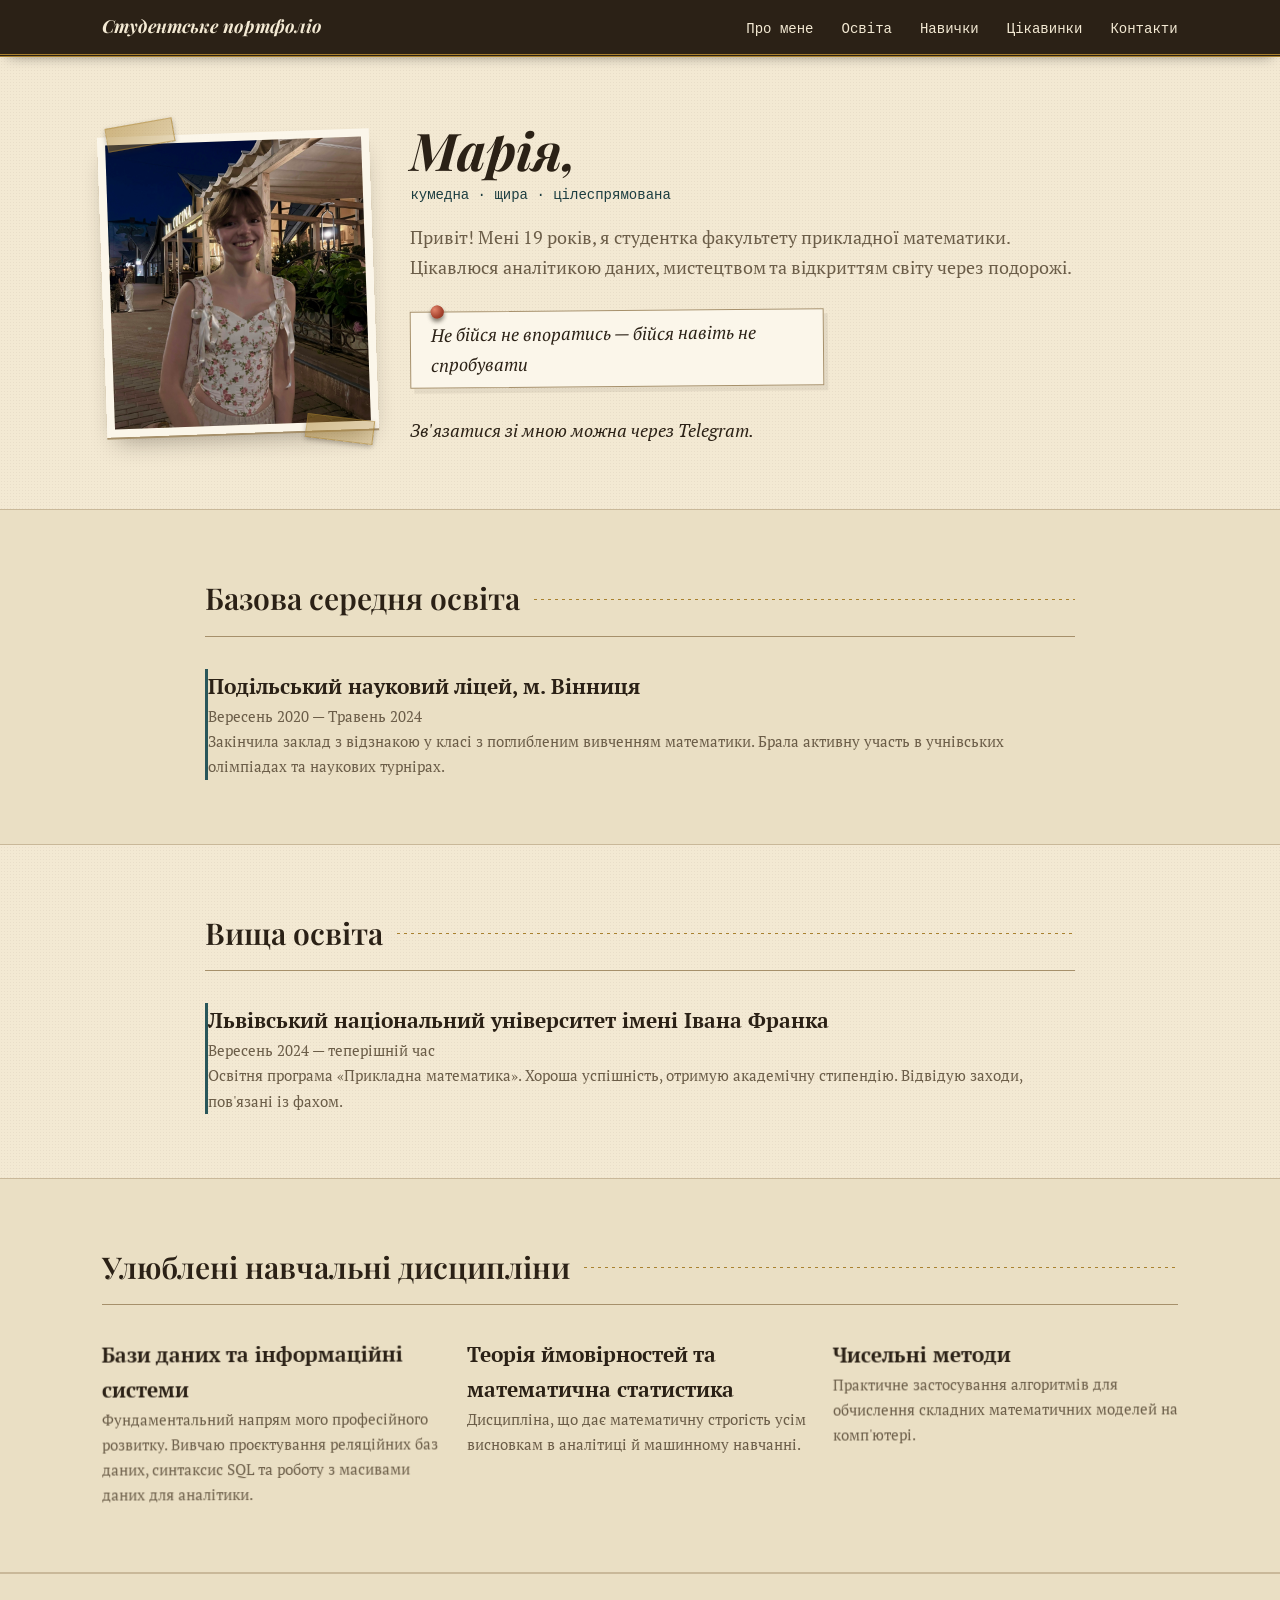
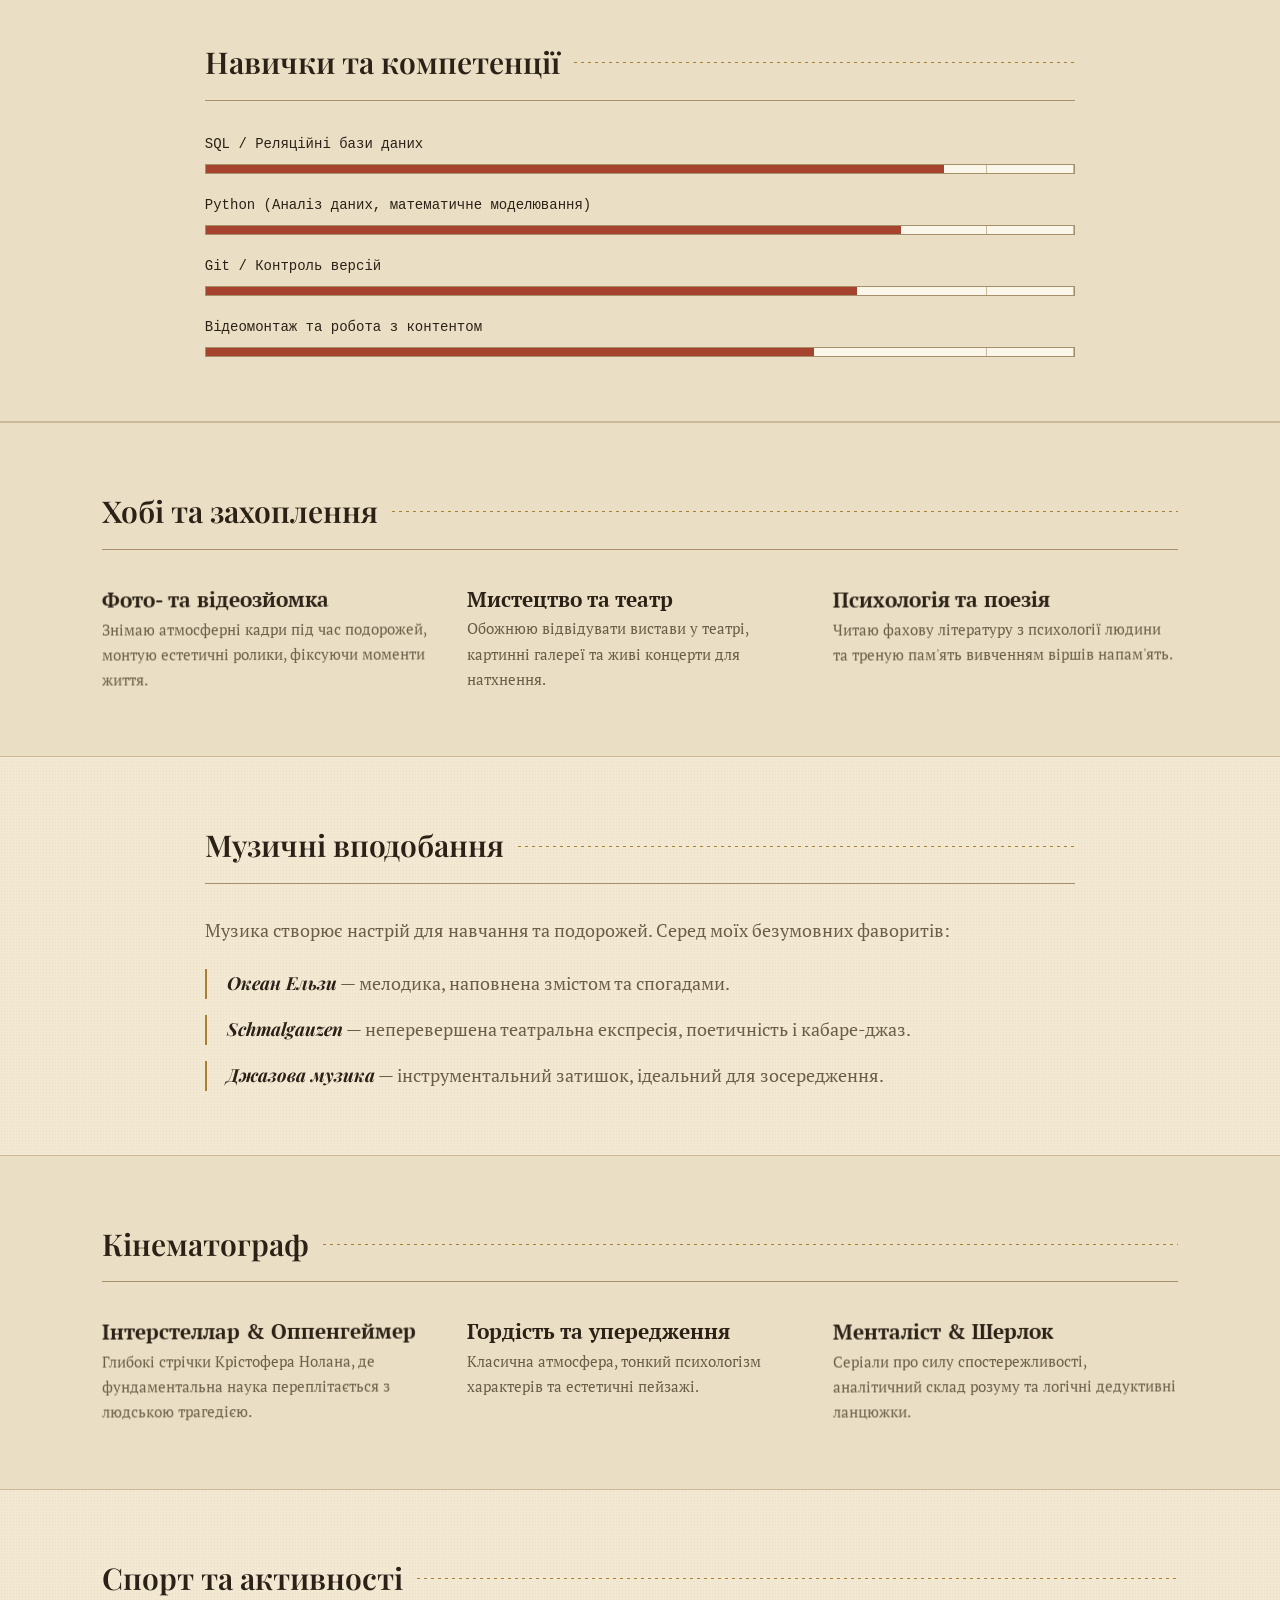
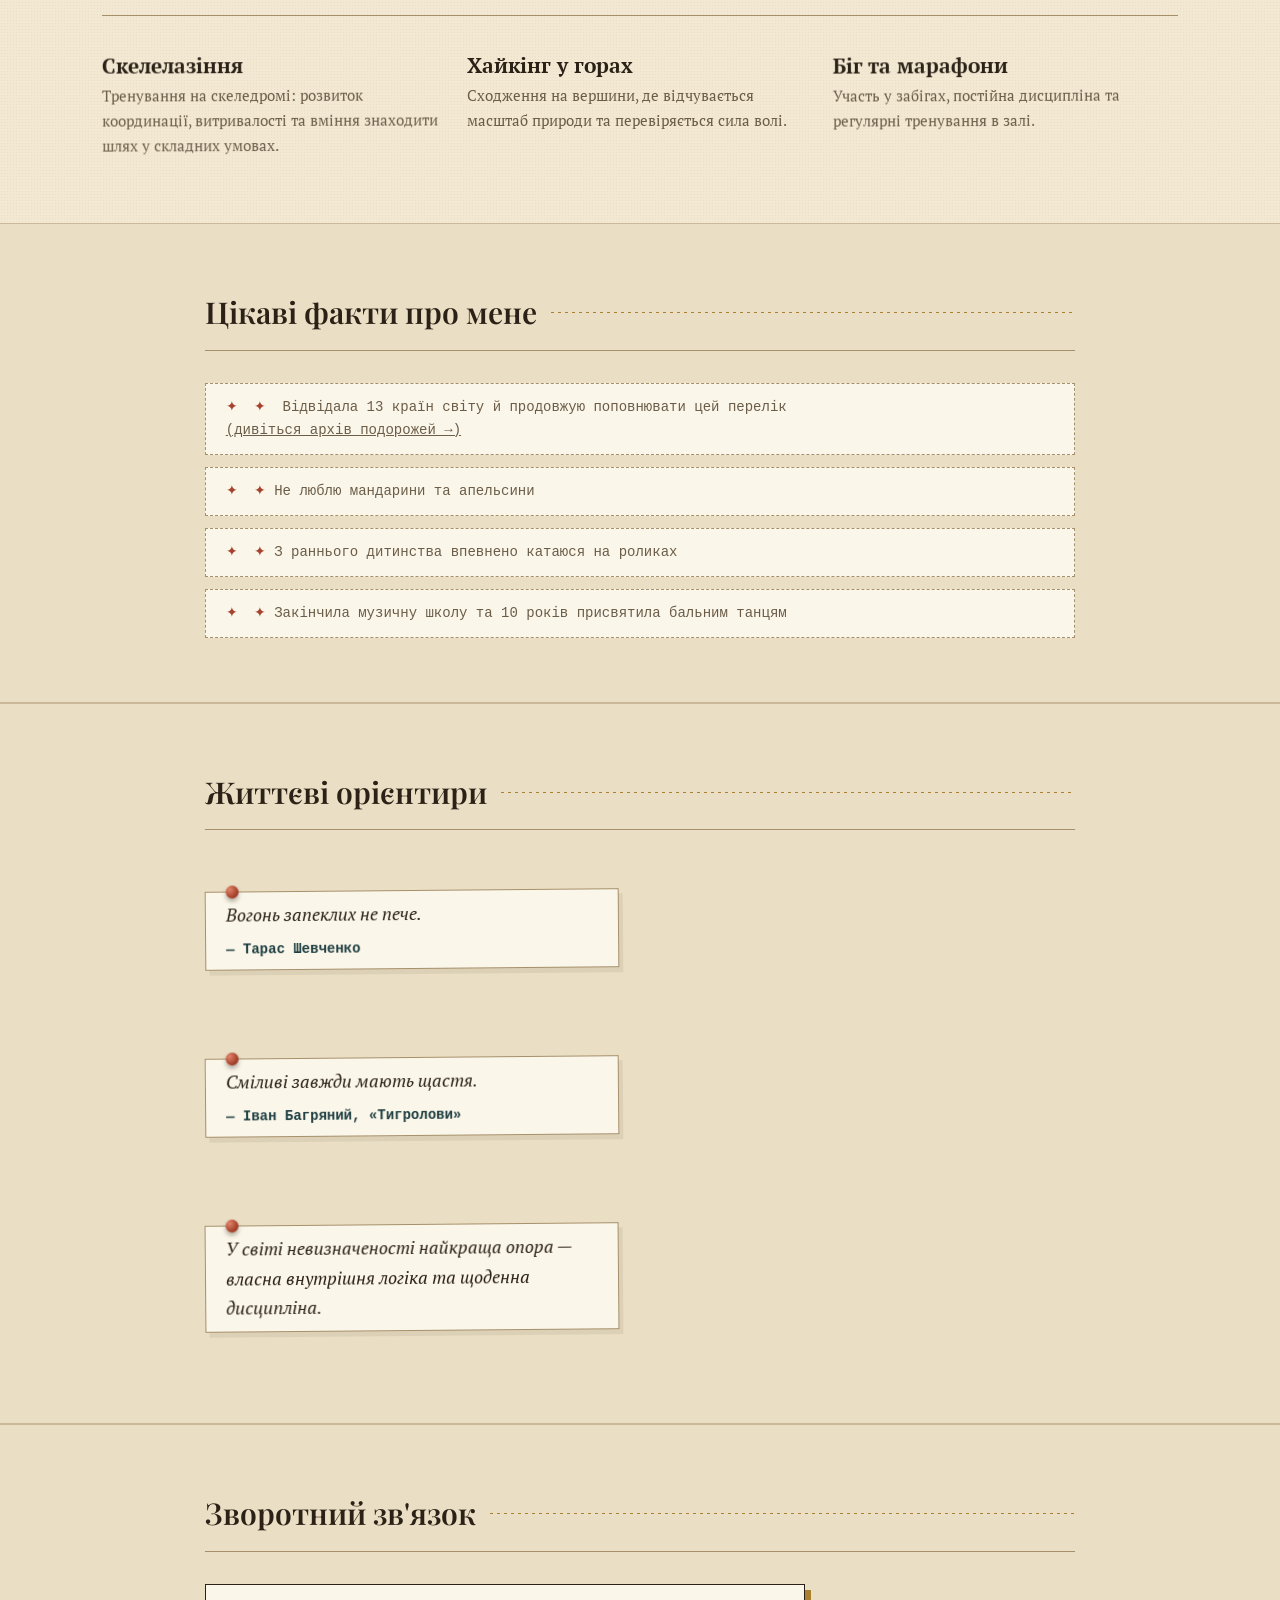
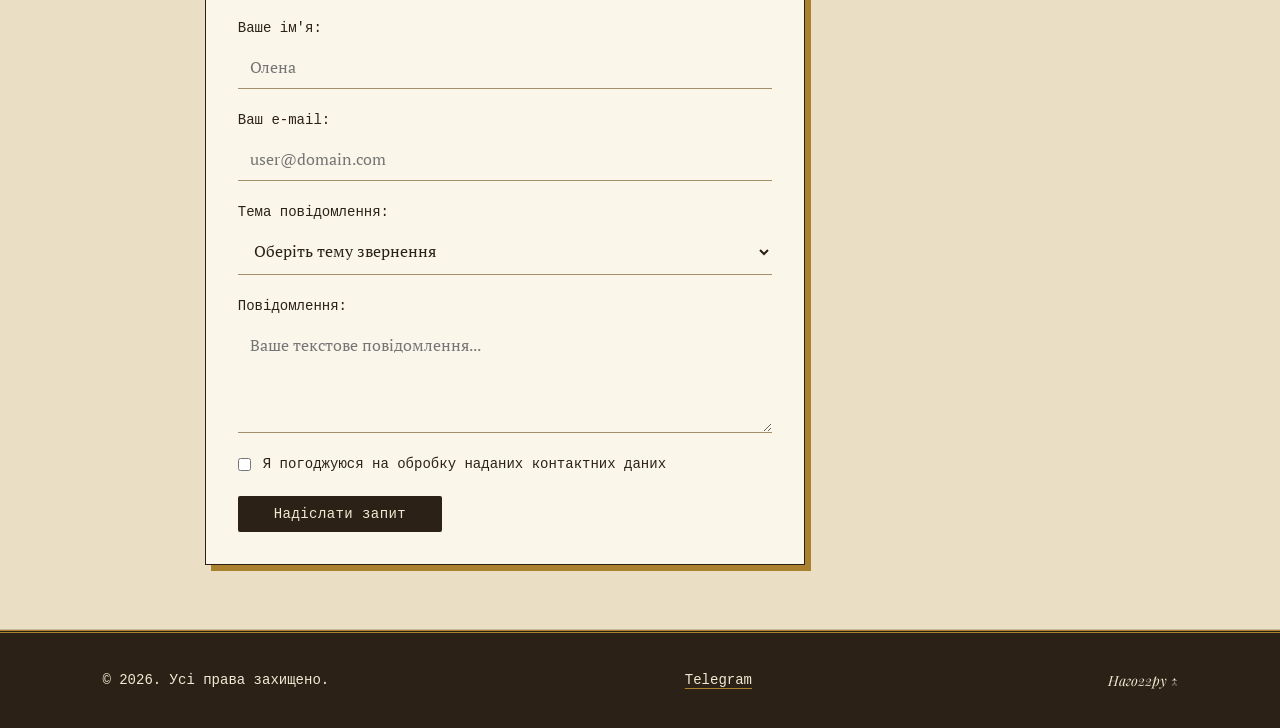
<file: index.html>
<!DOCTYPE html>
<html lang="uk">
<head>
  <meta charset="UTF-8">
  <meta name="viewport" content="width=device-width, initial-scale=1.0">
  <title>Марія — Студентське портфоліо</title>
  <meta
          name="description"
          content="Персональне студентське портфоліо: освіта, навички, захоплення та світогляд. Прикладна математика, аналітика даних, подорожі."
  >

  <link rel="icon" type="image/png" sizes="16x16"  href="img/favicon.png">
  <meta name="msapplication-TileColor" content="#ffffff">
  <meta name="theme-color" content="#ffffff">

  <meta property="og:title" content="Марія — Студентське портфоліо">
  <meta property="og:description" content="Персональне портфоліо: прикладна математика, аналітика даних, досягнення та інтереси.">
  <meta property="og:image" content="https://miarx.github.io/img/IMG_9785.jpg">
  <meta property="og:type" content="website">

  <link rel="preconnect" href="https://fonts.googleapis.com">
  <link rel="preconnect" href="https://fonts.gstatic.com" crossorigin>
  <link
          href="https://fonts.googleapis.com/css2?family=Playfair+Display:ital,wght@0,600;0,700;1,600;1,700&family=PT+Serif:ital,wght@0,400;0,700;1,400&family=PT+Mono&display=swap&subset=cyrillic,latin"
          rel="stylesheet"
  >

  <link rel="stylesheet" href="css/style.css" >
</head>
<body>
<a href="#main" class="skip-link">Перейти до основного вмісту</a>

<header class="site-header">
  <div class="wrap">
    <a href="#about" class="brand" aria-label="Головна сторінка">Студентське портфоліо</a>

    <nav class="nav" aria-label="Головна навігація">
      <ul class="nav-list">
        <li><a href="#about" data-nav>Про мене</a></li>
        <li><a href="#education-lyceum" data-nav>Освіта</a></li>
        <li><a href="#skills" data-nav>Навички</a></li>
        <li><a href="#facts" data-nav>Цікавинки</a></li>
        <li><a href="#contact" data-nav>Контакти</a></li>
      </ul>

      <details class="mobile-menu">
        <summary class="nav-toggle">Зміст ☰</summary>
        <ul class="nav-mobile">
          <li><a href="#about">Про мене</a></li>
          <li><a href="#education-lyceum">Освіта</a></li>
          <li><a href="#skills">Навички</a></li>
          <li><a href="#facts">Цікавинки</a></li>
          <li><a href="#contact">Контакти</a></li>
        </ul>
      </details>
    </nav>
  </div>
</header>

<main id="main">
  <section id="about" class="section about">
    <div class="wrap animated-entry">
      <div class="photo-col">
        <div class="photo-frame">
          <span class="tape tape-tl" aria-hidden="true"></span>
          <span class="tape tape-br" aria-hidden="true"></span>
          <picture>
            <source media="(min-width: 1200px)" srcset="img/IMG_9785.jpg">
            <source media="(min-width: 768px)" srcset="img/IMG_9785.jpg">
            <img src="img/IMG_9785.jpg" alt="Портретне фото студентки Марії" width="300" height="300" loading="lazy">
          </picture>
        </div>
      </div>

      <div class="about-body">
        <h1 class="about-name">Марія,</h1>
        <p class="about-sub">кумедна · щира · цілеспрямована</p>
        <p class="about-lede">
          Привіт! Мені 19 років, я студентка факультету прикладної математики. Цікавлюся
          аналітикою даних, мистецтвом та відкриттям світу через подорожі.
        </p>

        <blockquote class="quote">
          <span class="pin" aria-hidden="true"></span>
          <p>Не бійся не впоратись — бійся навіть не спробувати</p>
        </blockquote>

        <address class="contact-info">
          Зв'язатися зі мною можна через Telegram.
        </address>
      </div>
    </div>
  </section>

  <section id="education-lyceum" class="section alt">
    <div class="wrap narrow">
      <h2 class="section-title"><span>Базова середня освіта</span></h2>
      <article class="card accent">
        <h3>Подільський науковий ліцей, м. Вінниця</h3>
        <p class="meta">
          <time datetime="2020-09">Вересень 2020</time> — <time datetime="2024-05">Травень 2024</time>
        </p>
        <p class="body">
          Закінчила заклад з відзнакою у класі з поглибленим вивченням математики. Брала
          активну участь в учнівських олімпіадах та наукових турнірах.
        </p>
      </article>
    </div>
  </section>


  <section id="education-university" class="section">
    <div class="wrap narrow">
      <h2 class="section-title"><span>Вища освіта</span></h2>
      <article class="card accent">
        <span class="badge">3 курс</span>
        <h3>Львівський національний університет імені Івана Франка</h3>
        <p class="meta">
          <time datetime="2024-09">Вересень 2024</time> — теперішній час
        </p>
        <p class="body">
          Освітня програма «Прикладна математика». Хороша успішність, отримую
          академічну стипендію. Відвідую заходи, пов'язані із фахом.
        </p>
      </article>
    </div>
  </section>


  <section id="courses" class="section alt">
    <div class="wrap">
      <h2 class="section-title"><span>Улюблені навчальні дисципліни</span></h2>
      <div class="grid three">
        <article class="card">
          <h3>Бази даних та інформаційні системи</h3>
          <p class="body">
            Фундаментальний напрям мого професійного розвитку. Вивчаю проєктування реляційних
            баз даних, синтаксис SQL та роботу з масивами даних для аналітики.
          </p>
        </article>
        <article class="card">
          <h3>Теорія ймовірностей та математична статистика</h3>
          <p class="body">
            Дисципліна, що дає математичну строгість усім висновкам в аналітиці й машинному
            навчанні.
          </p>
        </article>
        <article class="card">
          <h3>Чисельні методи</h3>
          <p class="body">
            Практичне застосування алгоритмів для обчислення складних математичних моделей на
            комп'ютері.
          </p>
        </article>
      </div>
    </div>
  </section>


  <section id="skills" class="section alt">
    <div class="wrap narrow">
      <h2 class="section-title"><span>Навички та компетенції</span></h2>
      <ul class="skills-list">
        <li>
          <div class="skill-label">SQL / Реляційні бази даних</div>
          <div
                  class="skill-track"
                  role="progressbar"
                  aria-valuenow="85"
                  aria-valuemin="0"
                  aria-valuemax="100"
                  aria-label="SQL / Реляційні бази даних"
          >
            <div class="skill-fill skill-85"></div>
          </div>
        </li>

        <li>
          <div class="skill-label">Python (Аналіз даних, математичне моделювання)</div>
          <div
                  class="skill-track"
                  role="progressbar"
                  aria-valuenow="80"
                  aria-valuemin="0"
                  aria-valuemax="100"
                  aria-label="Python"
          >
            <div class="skill-fill skill-80"></div>
          </div>
        </li>

        <li>
          <div class="skill-label">Git / Контроль версій</div>
          <div
                  class="skill-track"
                  role="progressbar"
                  aria-valuenow="75"
                  aria-valuemin="0"
                  aria-valuemax="100"
                  aria-label="Git"
          >
            <div class="skill-fill skill-75"></div>
          </div>
        </li>

        <li>
          <div class="skill-label">Відеомонтаж та робота з контентом</div>
          <div
                  class="skill-track"
                  role="progressbar"
                  aria-valuenow="70"
                  aria-valuemin="0"
                  aria-valuemax="100"
                  aria-label="Відеомонтаж"
          >
            <div class="skill-fill skill-70"></div>
          </div>
        </li>
      </ul>
    </div>
  </section>


  <section id="hobbies" class="section alt">
    <div class="wrap">
      <h2 class="section-title"><span>Хобі та захоплення</span></h2>
      <div class="grid three">
        <article class="card">
          <h3>Фото- та відеозйомка</h3>
          <p class="body">
            Знімаю атмосферні кадри під час подорожей, монтую естетичні ролики, фіксуючи
            моменти життя.
          </p>
        </article>
        <article class="card">
          <h3>Мистецтво та театр</h3>
          <p class="body">
            Обожнюю відвідувати вистави у театрі, картинні галереї та живі концерти для
            натхнення.
          </p>
        </article>
        <article class="card">
          <h3>Психологія та поезія</h3>
          <p class="body">
            Читаю фахову літературу з психології людини та треную пам'ять вивченням віршів
            напам'ять.
          </p>
        </article>
      </div>
    </div>
  </section>


  <section id="music" class="section">
    <div class="wrap narrow">
      <h2 class="section-title"><span>Музичні вподобання</span></h2>
      <p class="lede">
        Музика створює настрій для навчання та подорожей. Серед моїх безумовних фаворитів:
      </p>
      <ul class="music-list">
        <li><strong>Океан Ельзи</strong> — мелодика, наповнена змістом та спогадами.</li>
        <li>
          <strong>Schmalgauzen</strong> — неперевершена театральна експресія, поетичність і
          кабаре-джаз.
        </li>
        <li><strong>Джазова музика</strong> — інструментальний затишок, ідеальний для зосередження.</li>
      </ul>
    </div>
  </section>


  <section id="media" class="section alt">
    <div class="wrap">
      <h2 class="section-title"><span>Кінематограф</span></h2>
      <div class="grid three">
        <article class="card">
          <h3>Інтерстеллар &amp; Оппенгеймер</h3>
          <p class="body">
            Глибокі стрічки Крістофера Нолана, де фундаментальна наука переплітається з
            людською трагедією.
          </p>
        </article>
        <article class="card">
          <h3>Гордість та упередження</h3>
          <p class="body">Класична атмосфера, тонкий психологізм характерів та естетичні пейзажі.</p>
        </article>
        <article class="card">
          <h3>Менталіст &amp; Шерлок</h3>
          <p class="body">
            Серіали про силу спостережливості, аналітичний склад розуму та логічні дедуктивні
            ланцюжки.
          </p>
        </article>
      </div>
    </div>
  </section>


  <section id="sports" class="section">
    <div class="wrap">
      <h2 class="section-title"><span>Спорт та активності</span></h2>
      <div class="grid three">
        <article class="card">
          <h3>Скелелазіння</h3>
          <p class="body">
            Тренування на скеледромі: розвиток координації, витривалості та вміння знаходити
            шлях у складних умовах.
          </p>
        </article>
        <article class="card">
          <h3>Хайкінг у горах</h3>
          <p class="body">
            Сходження на вершини, де відчувається масштаб природи та перевіряється сила волі.
          </p>
        </article>
        <article class="card">
          <h3>Біг та марафони</h3>
          <p class="body">Участь у забігах, постійна дисципліна та регулярні тренування в залі.</p>
        </article>
      </div>
    </div>
  </section>



  <section id="facts" class="section">
    <div class="wrap narrow">
      <h2 class="section-title"><span>Цікаві факти про мене</span></h2>
      <ul class="facts-list">
        <li>
          <span class="mark">✦</span>
          <span>Відвідала 13 країн світу й продовжую поповнювати цей перелік <a href="travel.html" class="link-inline"> <br>
            (дивіться архів подорожей →)</a></span>
        </li>
        <li><span class="mark">✦</span><span>Не люблю мандарини та апельсини</span></li>
        <li><span class="mark">✦</span><span>З раннього дитинства впевнено катаюся на роликах</span></li>
        <li><span class="mark">✦</span><span>Закінчила музичну школу та 10 років присвятила бальним танцям</span></li>
      </ul>
    </div>
  </section>


  <section id="quotes" class="section alt">
    <div class="wrap narrow">
      <h2 class="section-title"><span>Життєві орієнтири</span></h2>
      <div class="quotes-stack">
        <blockquote class="quote">
          <p>Вогонь запеклих не пече.</p>
          <cite>— Тарас Шевченко</cite>
        </blockquote>
        <blockquote class="quote right">
          <p>Сміливі завжди мають щастя.</p>
          <cite>— Іван Багряний, «Тигролови»</cite>
        </blockquote>
        <blockquote class="quote right">
          <p>У світі невизначеності найкраща опора — власна внутрішня логіка та щоденна дисципліна.</p>
        </blockquote>
      </div>
    </div>
  </section>


  <section id="contact" class="section">
    <div class="wrap narrow">
      <h2 class="section-title"><span>Зворотний зв'язок</span></h2>
      <form class="contact-form" action="#" method="get">
        <div class="field">
          <label for="name">Ваше ім'я:</label>
          <input type="text" id="name" name="name" required minlength="2" pattern="^[A-Za-zА-Яа-яІіЇїЄєҐґ\s'-]+$" placeholder="Олена">
        </div>

        <div class="field">
          <label for="email">Ваш e-mail:</label>
          <input type="email" id="email" name="email" required placeholder="user@domain.com">
        </div>

        <div class="field">
          <label for="topic">Тема повідомлення:</label>
          <select id="topic" name="topic" required>
            <option value="" disabled selected>Оберіть тему звернення</option>
            <option value="study">Навчання та проєкти</option>
            <option value="collab">Співпраця / Аналітика</option>
            <option value="other">Інше питання</option>
          </select>
        </div>

        <div class="field">
          <label for="message">Повідомлення:</label>
          <textarea id="message" name="message" rows="4" required minlength="10" placeholder="Ваше текстове повідомлення..."></textarea>
        </div>

        <div class="consent">
          <input type="checkbox" id="consent" name="consent" required>
          <label for="consent">Я погоджуюся на обробку наданих контактних даних</label>
        </div>

        <button type="submit" class="submit-btn">Надіслати запит</button>
      </form>
    </div>
  </section>
</main>

<footer class="site-footer">
  <div class="wrap">
    <p>&copy; 2026. Усі права захищено.</p>
    <ul>
      <li><a href="https://t.me/miarxxx" target="_blank" rel="noopener noreferrer" aria-label="Telegram профіль">Telegram</a></li>
    </ul>
    <a href="#about" class="footer-top">Наго22ру ↑</a>
  </div>
</footer>
</body>
</html>
</file>
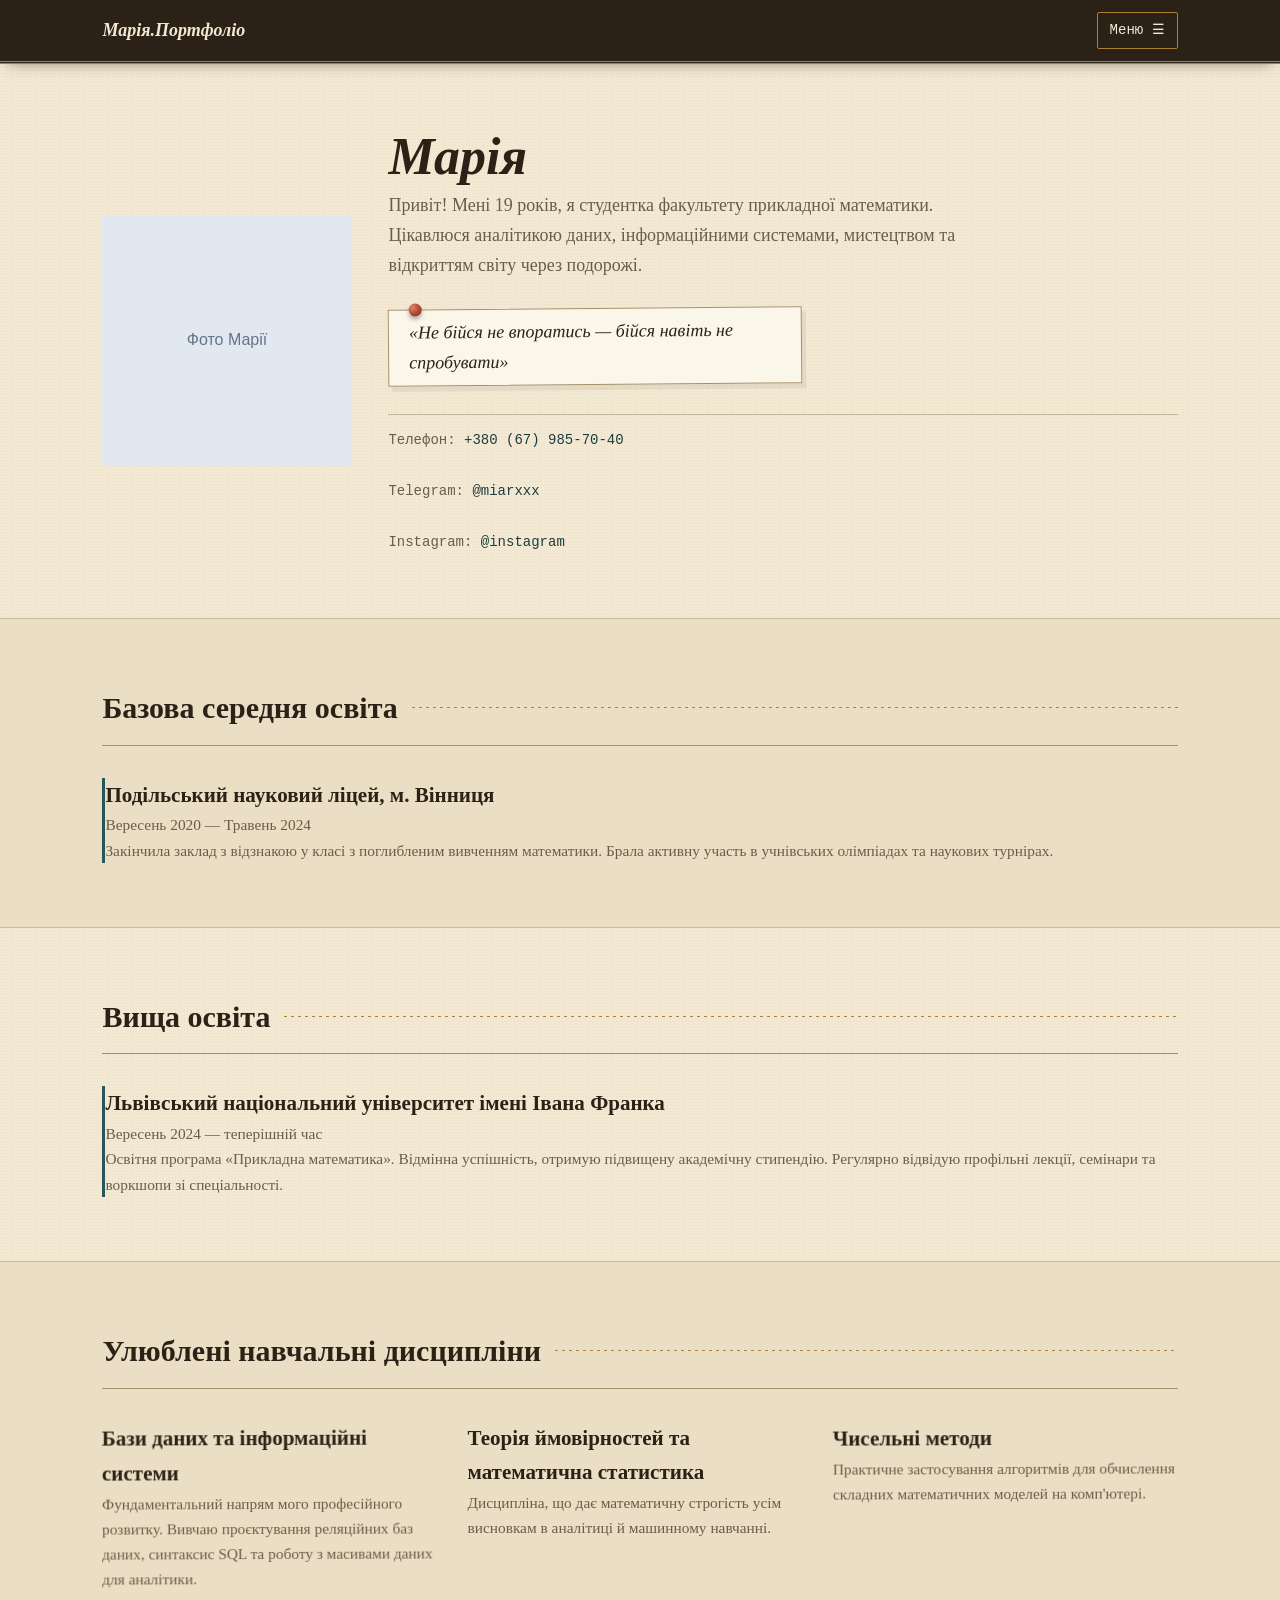
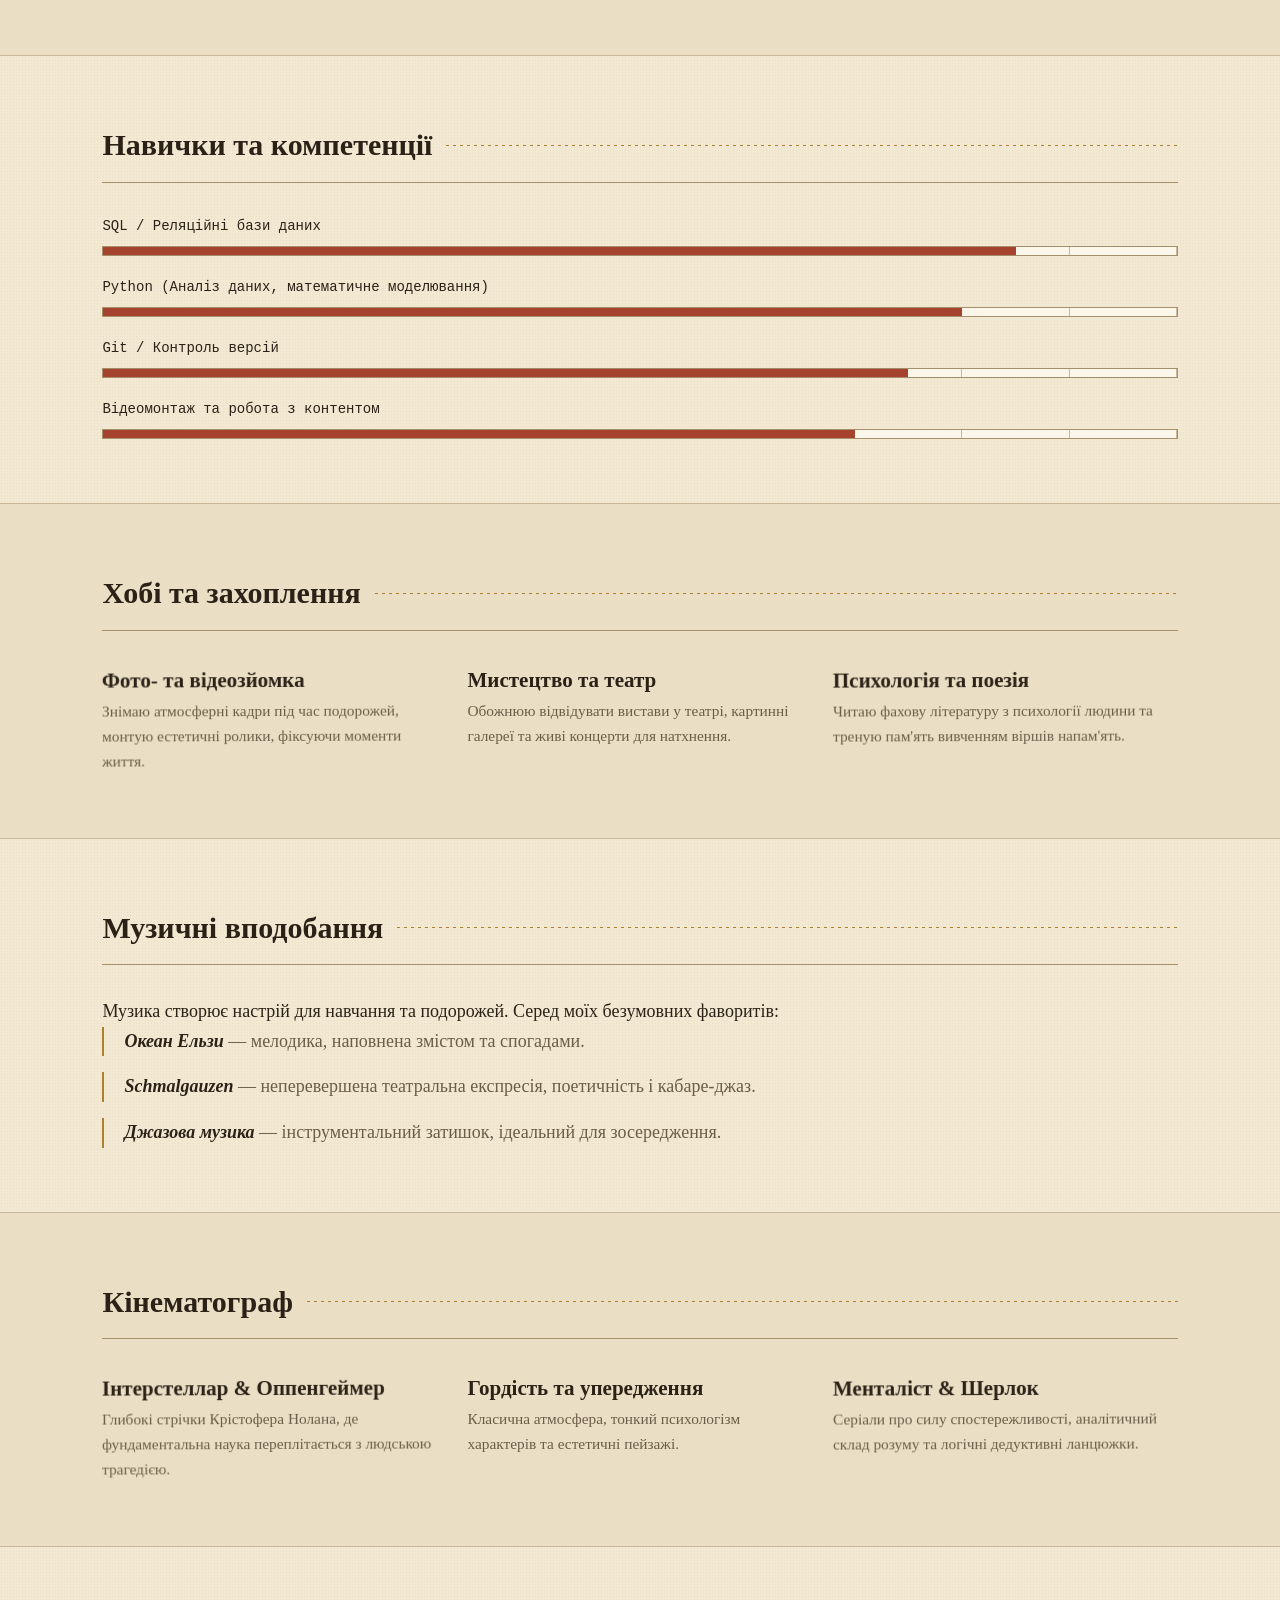
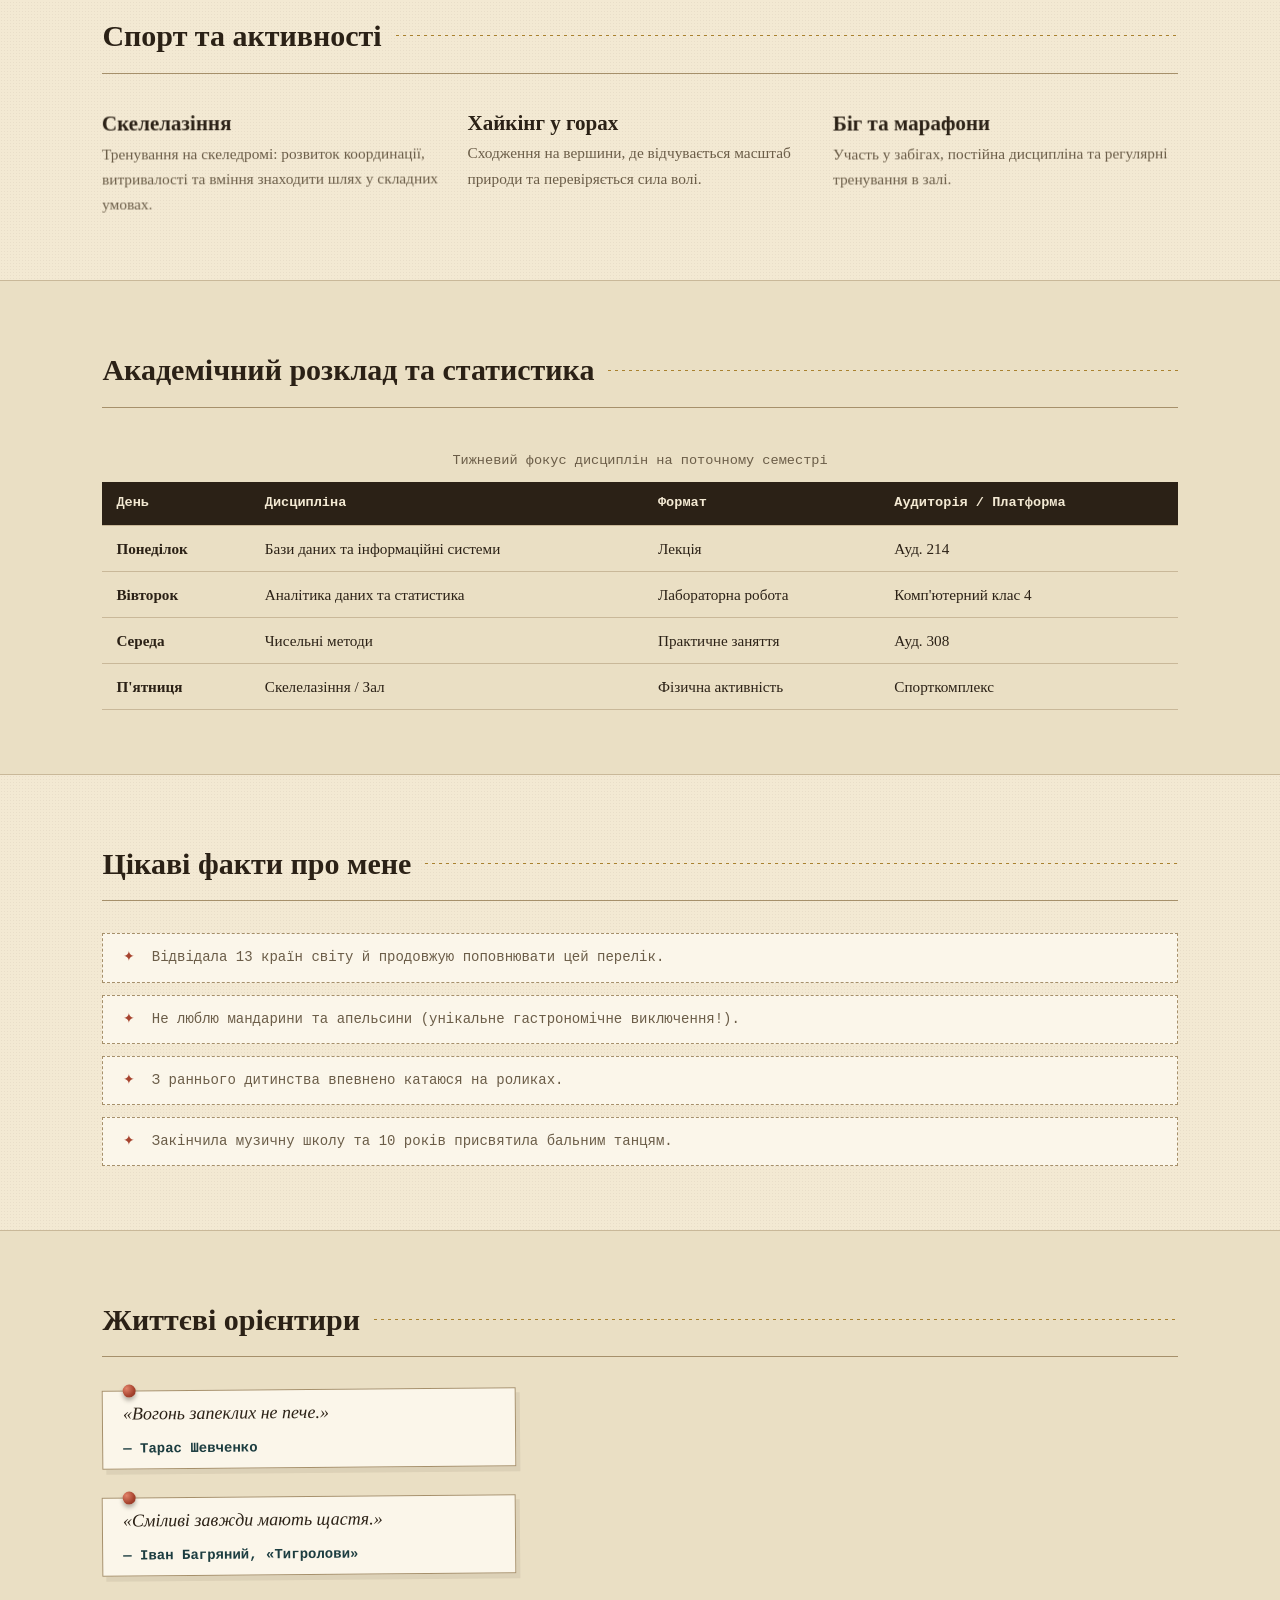
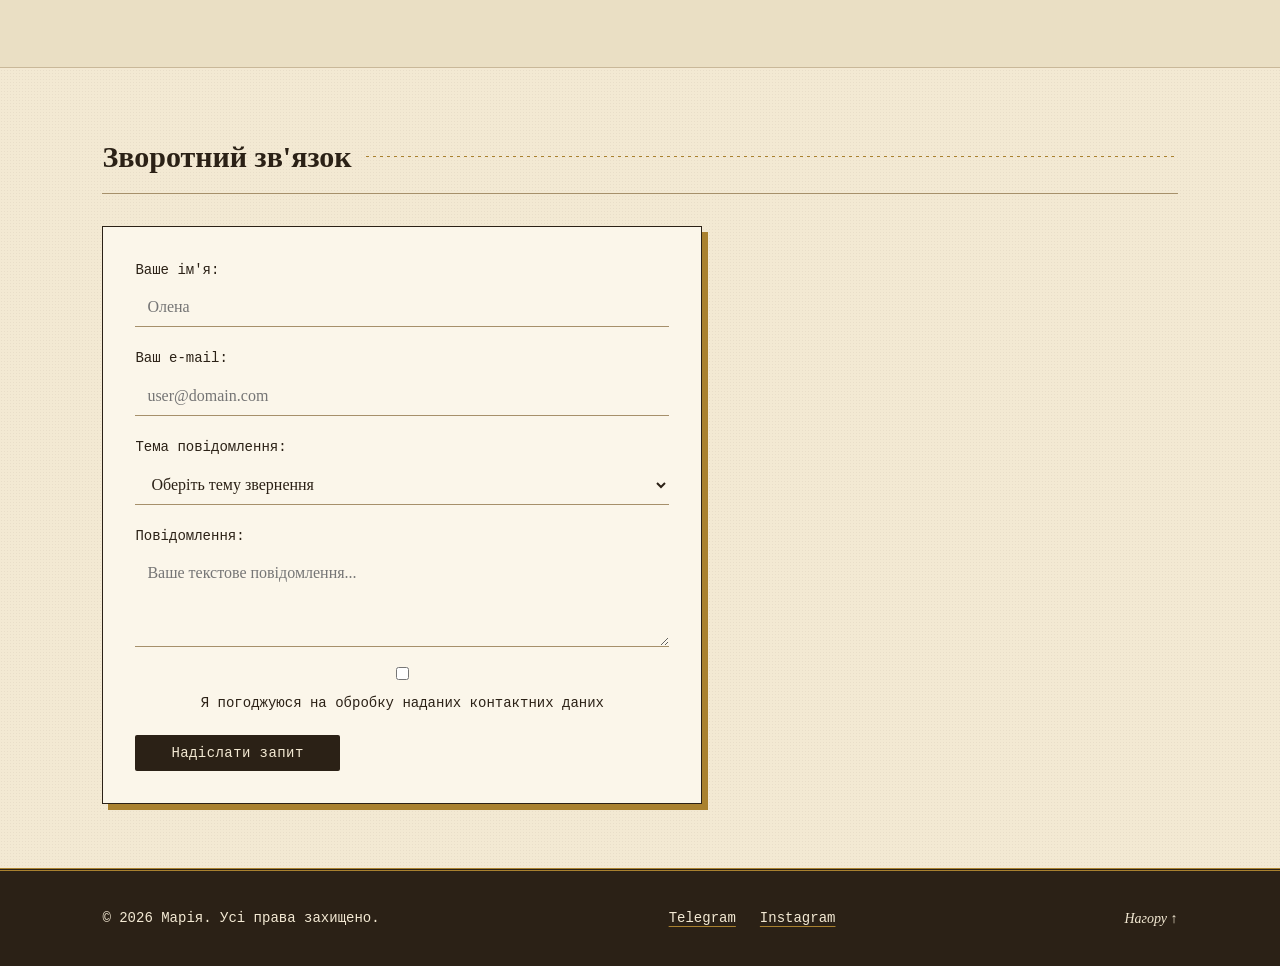
<file: main.html>
<!DOCTYPE html>
<html lang="en">
<head>
    <meta charset="UTF-8">
    <title>Title</title>
</head>
<body>

</body>
</html><!DOCTYPE html>
<html lang="uk">
<head>
  <meta charset="utf-8">
  <meta name="viewport" content="width=device-width, initial-scale=1">
  <title>Марія — Студентське портфоліо</title>
  <meta name="description" content="Персональне студентське портфоліо Марії: освіта, навички, захоплення та світогляд.">
  <link rel="icon" href="data:image/svg+xml,<svg xmlns='http://www.w3.org/2000/svg' viewBox='0 0 100 100'><text y='.9em' font-size='90'>🎓</text></svg>">

  <!-- Open Graph Meta Tags -->
  <meta property="og:title" content="Марія — Персональне портфоліо">
  <meta property="og:description" content="Студентка прикладної математики, аналітик даних початківець, мандрівниця.">
  <meta property="og:image" content="img/avatar-desktop.webp">

  <link rel="stylesheet" href="css/style.css">
</head>
<body>
<!-- Skip Link for Keyboard Navigation -->
<a href="#main-content" class="skip-link">Перейти до основного вмісту</a>

<!-- Sticky Header -->
<header class="header">
  <div class="container header__inner">
    <a href="index.html" class="header__logo" aria-label="Головна сторінка">Марія.Портфоліо</a>

    <!-- Pure CSS burger navigation via details/summary -->
    <nav class="nav" aria-label="Головна навігація">
      <details class="nav__menu">
        <summary class="nav__summary" aria-label="Відкрити або закрити меню">Меню ☰</summary>
        <ul class="nav__list">
          <li><a href="#about" class="nav__link nav__link--active">Про мене</a></li>
          <li><a href="#education-lyceum" class="nav__link">Освіта</a></li>
          <li><a href="#skills" class="nav__link">Навички</a></li>
          <li><a href="books.html" class="nav__link">Книги</a></li>
          <li><a href="travel.html" class="nav__link">Подорожі 2026</a></li>
          <li><a href="#schedule" class="nav__link">Розклад</a></li>
          <li><a href="#contact" class="nav__link">Контакти</a></li>
        </ul>
      </details>
    </nav>
  </div>
</header>

<main id="main-content">
  <!-- 1. Про мене -->
  <section id="about" class="section">
    <div class="container about-layout animated-entry">
      <div class="about-layout__media">
        <!-- Responsive Picture Tag -->
        <picture>
          <source media="(min-width: 1200px)" srcset="data:image/svg+xml;utf8,<svg xmlns='http://www.w3.org/2000/svg' width='400' height='400' style='background:%23e2e8f0;'><text x='50%25' y='50%25' dominant-baseline='middle' text-anchor='middle' fill='%2364748b' font-family='sans-serif' font-size='20'>Фото (Desktop)</text></svg>">
          <source media="(min-width: 768px)" srcset="data:image/svg+xml;utf8,<svg xmlns='http://www.w3.org/2000/svg' width='300' height='300' style='background:%23e2e8f0;'><text x='50%25' y='50%25' dominant-baseline='middle' text-anchor='middle' fill='%2364748b' font-family='sans-serif' font-size='18'>Фото (Tablet)</text></svg>">
          <img src="data:image/svg+xml;utf8,<svg xmlns='http://www.w3.org/2000/svg' width='250' height='250' style='background:%23e2e8f0;'><text x='50%25' y='50%25' dominant-baseline='middle' text-anchor='middle' fill='%2364748b' font-family='sans-serif' font-size='16'>Фото Марії</text></svg>" alt="Портретне фото студентки Марії" width="250" height="250" loading="lazy">
        </picture>
      </div>
      <div class="about-layout__content text-constrained">
        <h1>Марія</h1>
        <p>Привіт! Мені 19 років, я студентка факультету прикладної математики. Цікавлюся аналітикою даних, інформаційними системами, мистецтвом та відкриттям світу через подорожі.</p>
        <blockquote class="quote">
          <p>«Не бійся не впоратись — бійся навіть не спробувати»</p>
        </blockquote>
        <address class="contacts-compact">
          <p>Телефон: <a href="tel:+380679857040">+380 (67) 985-70-40</a></p>
          <p>Telegram: <a href="https://t.me/miarxxx" target="_blank" rel="noopener">@miarxxx</a></p>
          <p>Instagram: <a href="https://instagram.com" target="_blank" rel="noopener">@instagram</a></p>
        </address>
      </div>
    </div>
  </section>

  <!-- 2. Освіта: Школа / Ліцей -->
  <section id="education-lyceum" class="section">
    <div class="container text-constrained">
      <h2 class="section__title">Базова середня освіта</h2>
      <article class="card">
        <h3>Подільський науковий ліцей, м. Вінниця</h3>
        <p><time datetime="2020-09">Вересень 2020</time> — <time datetime="2024-05">Травень 2024</time></p>
        <p>Закінчила заклад з відзнакою у класі з поглибленим вивченням математики. Брала активну участь в учнівських олімпіадах та наукових турнірах.</p>
      </article>
    </div>
  </section>

  <!-- 3. Освіта: Університет -->
  <section id="education-university" class="section">
    <div class="container text-constrained">
      <h2 class="section__title">Вища освіта</h2>
      <article class="card">
        <span class="card__badge">3 курс</span>
        <h3>Львівський національний університет імені Івана Франка</h3>
        <p><time datetime="2024-09">Вересень 2024</time> — теперішній час</p>
        <p>Освітня програма «Прикладна математика». Відмінна успішність, отримую підвищену академічну стипендію. Регулярно відвідую профільні лекції, семінари та воркшопи зі спеціальності.</p>
      </article>
    </div>
  </section>

  <!-- 4. Улюблені дисципліни -->
  <section id="courses" class="section">
    <div class="container">
      <h2 class="section__title">Улюблені навчальні дисципліни</h2>
      <div class="card-grid">
        <article class="card">
          <h3>Бази даних та інформаційні системи</h3>
          <p>Фундаментальний напрям мого професійного розвитку. Вивчаю проєктування реляційних баз даних, синтаксис SQL та роботу з масивами даних для аналітики.</p>
        </article>
        <article class="card">
          <h3>Теорія ймовірностей та математична статистика</h3>
          <p>Дисципліна, що дає математичну строгість усім висновкам в аналітиці й машинному навчанні.</p>
        </article>
        <article class="card">
          <h3>Чисельні методи</h3>
          <p>Практичне застосування алгоритмів для обчислення складних математичних моделей на комп'ютері.</p>
        </article>
      </div>
    </div>
  </section>

  <!-- 5. Навички (CSS-індикатори) -->
  <section id="skills" class="section">
    <div class="container text-constrained">
      <h2 class="section__title">Навички та компетенції</h2>
      <ul class="skill-list">
        <li class="skill-list__item">
          <div class="skill-list__label">SQL / Реляційні бази даних</div>
          <div class="skill-list__bar" aria-hidden="true">
            <div class="skill-list__progress" style="width: 85%;"></div>
          </div>
        </li>
        <li class="skill-list__item">
          <div class="skill-list__label">Python (Аналіз даних, математичне моделювання)</div>
          <div class="skill-list__bar" aria-hidden="true">
            <div class="skill-list__progress" style="width: 80%;"></div>
          </div>
        </li>
        <li class="skill-list__item">
          <div class="skill-list__label">Git / Контроль версій</div>
          <div class="skill-list__bar" aria-hidden="true">
            <div class="skill-list__progress" style="width: 75%;"></div>
          </div>
        </li>
        <li class="skill-list__item">
          <div class="skill-list__label">Відеомонтаж та робота з контентом</div>
          <div class="skill-list__bar" aria-hidden="true">
            <div class="skill-list__progress" style="width: 70%;"></div>
          </div>
        </li>
      </ul>
    </div>
  </section>

  <!-- 6. Хобі та захоплення -->
  <section id="hobbies" class="section">
    <div class="container">
      <h2 class="section__title">Хобі та захоплення</h2>
      <div class="card-grid">
        <article class="card">
          <h3>Фото- та відеозйомка</h3>
          <p>Знімаю атмосферні кадри під час подорожей, монтую естетичні ролики, фіксуючи моменти життя.</p>
        </article>
        <article class="card">
          <h3>Мистецтво та театр</h3>
          <p>Обожнюю відвідувати вистави у театрі, картинні галереї та живі концерти для натхнення.</p>
        </article>
        <article class="card">
          <h3>Психологія та поезія</h3>
          <p>Читаю фахову літературу з психології людини та треную пам'ять вивченням віршів напам'ять.</p>
        </article>
      </div>
    </div>
  </section>

  <!-- 7. Музика -->
  <section id="music" class="section">
    <div class="container text-constrained">
      <h2 class="section__title">Музичні вподобання</h2>
      <p>Музика створює настрій для навчання та подорожей. Серед моїх безумовних фаворитів:</p>
      <ul>
        <li><strong>Океан Ельзи</strong> — мелодика, наповнена змістом та спогадами.</li>
        <li><strong>Schmalgauzen</strong> — неперевершена театральна експресія, поетичність і кабаре-джаз.</li>
        <li><strong>Джазова музика</strong> — інструментальний затишок, ідеальний для зосередження.</li>
      </ul>
    </div>
  </section>

  <!-- 8. Фільми та серіали -->
  <section id="media" class="section">
    <div class="container">
      <h2 class="section__title">Кінематограф</h2>
      <div class="card-grid">
        <article class="card">
          <h3>Інтерстеллар & Оппенгеймер</h3>
          <p>Глибокі стрічки Крістофера Нолана, де фундаментальна наука переплітається з людською трагедією.</p>
        </article>
        <article class="card">
          <h3>Гордість та упередження</h3>
          <p>Класична атмосфера, тонкий психологізм характерів та естетичні пейзажі.</p>
        </article>
        <article class="card">
          <h3>Менталіст & Шерлок</h3>
          <p>Серіали про силу спостережливості, аналітичний склад розуму та логічні дедуктивні ланцюжки.</p>
        </article>
      </div>
    </div>
  </section>

  <!-- 9. Спорт та активності -->
  <section id="sports" class="section">
    <div class="container">
      <h2 class="section__title">Спорт та активності</h2>
      <div class="card-grid">
        <article class="card">
          <h3>Скелелазіння</h3>
          <p>Тренування на скеледромі: розвиток координації, витривалості та вміння знаходити шлях у складних умовах.</p>
        </article>
        <article class="card">
          <h3>Хайкінг у горах</h3>
          <p>Сходження на вершини, де відчувається масштаб природи та перевіряється сила волі.</p>
        </article>
        <article class="card">
          <h3>Біг та марафони</h3>
          <p>Участь у забігах, постійна дисципліна та регулярні тренування в залі.</p>
        </article>
      </div>
    </div>
  </section>

  <!-- 10. Таблиця: Академічний розклад або статистика -->
  <section id="schedule" class="section">
    <div class="container">
      <h2 class="section__title">Академічний розклад та статистика</h2>
      <div class="table-wrapper">
        <table class="table">
          <caption>Тижневий фокус дисциплін на поточному семестрі</caption>
          <thead>
          <tr>
            <th scope="col">День</th>
            <th scope="col">Дисципліна</th>
            <th scope="col">Формат</th>
            <th scope="col">Аудиторія / Платформа</th>
          </tr>
          </thead>
          <tbody>
          <tr>
            <th scope="row">Понеділок</th>
            <td>Бази даних та інформаційні системи</td>
            <td>Лекція</td>
            <td>Ауд. 214</td>
          </tr>
          <tr>
            <th scope="row">Вівторок</th>
            <td>Аналітика даних та статистика</td>
            <td>Лабораторна робота</td>
            <td>Комп'ютерний клас 4</td>
          </tr>
          <tr>
            <th scope="row">Середа</th>
            <td>Чисельні методи</td>
            <td>Практичне заняття</td>
            <td>Ауд. 308</td>
          </tr>
          <tr>
            <th scope="row">П'ятниця</th>
            <td>Скелелазіння / Зал</td>
            <td>Фізична активність</td>
            <td>Спорткомплекс</td>
          </tr>
          </tbody>
        </table>
      </div>
    </div>
  </section>

  <!-- 11. Цікаві факти -->
  <section id="facts" class="section">
    <div class="container text-constrained">
      <h2 class="section__title">Цікаві факти про мене</h2>
      <ul>
        <li>Відвідала 13 країн світу й продовжую поповнювати цей перелік.</li>
        <li>Не люблю мандарини та апельсини (унікальне гастрономічне виключення!).</li>
        <li>З раннього дитинства впевнено катаюся на роликах.</li>
        <li>Закінчила музичну школу та 10 років присвятила бальним танцям.</li>
      </ul>
    </div>
  </section>

  <!-- 12. Цитати -->
  <section id="quotes" class="section">
    <div class="container text-constrained">
      <h2 class="section__title">Життєві орієнтири</h2>
      <blockquote class="quote">
        <p>«Вогонь запеклих не пече.»</p>
        <cite>— Тарас Шевченко</cite>
      </blockquote>
      <blockquote class="quote">
        <p>«Сміливі завжди мають щастя.»</p>
        <cite>— Іван Багряний, «Тигролови»</cite>
      </blockquote>
    </div>
  </section>

  <!-- 13. Форма зворотного зв'язку -->
  <section id="contact" class="section">
    <div class="container text-constrained">
      <h2 class="section__title">Зворотний зв'язок</h2>
      <form class="form" action="#" method="get">
        <div class="form__group">
          <label for="name">Ваше ім'я:</label>
          <input type="text" id="name" name="name" class="form__input" required minlength="2" placeholder="Олена">
        </div>

        <div class="form__group">
          <label for="email">Ваш e-mail:</label>
          <input type="email" id="email" name="email" class="form__input" required placeholder="user@domain.com">
        </div>

        <div class="form__group">
          <label for="topic">Тема повідомлення:</label>
          <select id="topic" name="topic" class="form__select" required>
            <option value="" disabled selected>Оберіть тему звернення</option>
            <option value="study">Навчання та проєкти</option>
            <option value="collab">Співпраця / Аналітика</option>
            <option value="other">Інше питання</option>
          </select>
        </div>

        <div class="form__group">
          <label for="message">Повідомлення:</label>
          <textarea id="message" name="message" class="form__textarea" rows="4" required minlength="10" placeholder="Ваше текстове повідомлення..."></textarea>
        </div>

        <div class="form__group form__checkbox">
          <input type="checkbox" id="consent" name="consent" required>
          <label for="consent">Я погоджуюся на обробку наданих контактних даних</label>
        </div>

        <button type="submit" class="form__button">Надіслати запит</button>
      </form>
    </div>
  </section>
</main>

<!-- Footer -->
<footer class="footer">
  <div class="container footer__inner">
    <p>&copy; 2026 Марія. Усі права захищено.</p>
    <ul class="footer__socials">
      <li><a href="https://t.me/miarxxx" target="_blank" rel="noopener" aria-label="Telegram профіль">Telegram</a></li>
      <li><a href="https://instagram.com" target="_blank" rel="noopener" aria-label="Instagram профіль">Instagram</a></li>
    </ul>
    <a href="#about" class="footer__to-top">Нагору ↑</a>
  </div>
</footer>
</body>
</html>
</file>
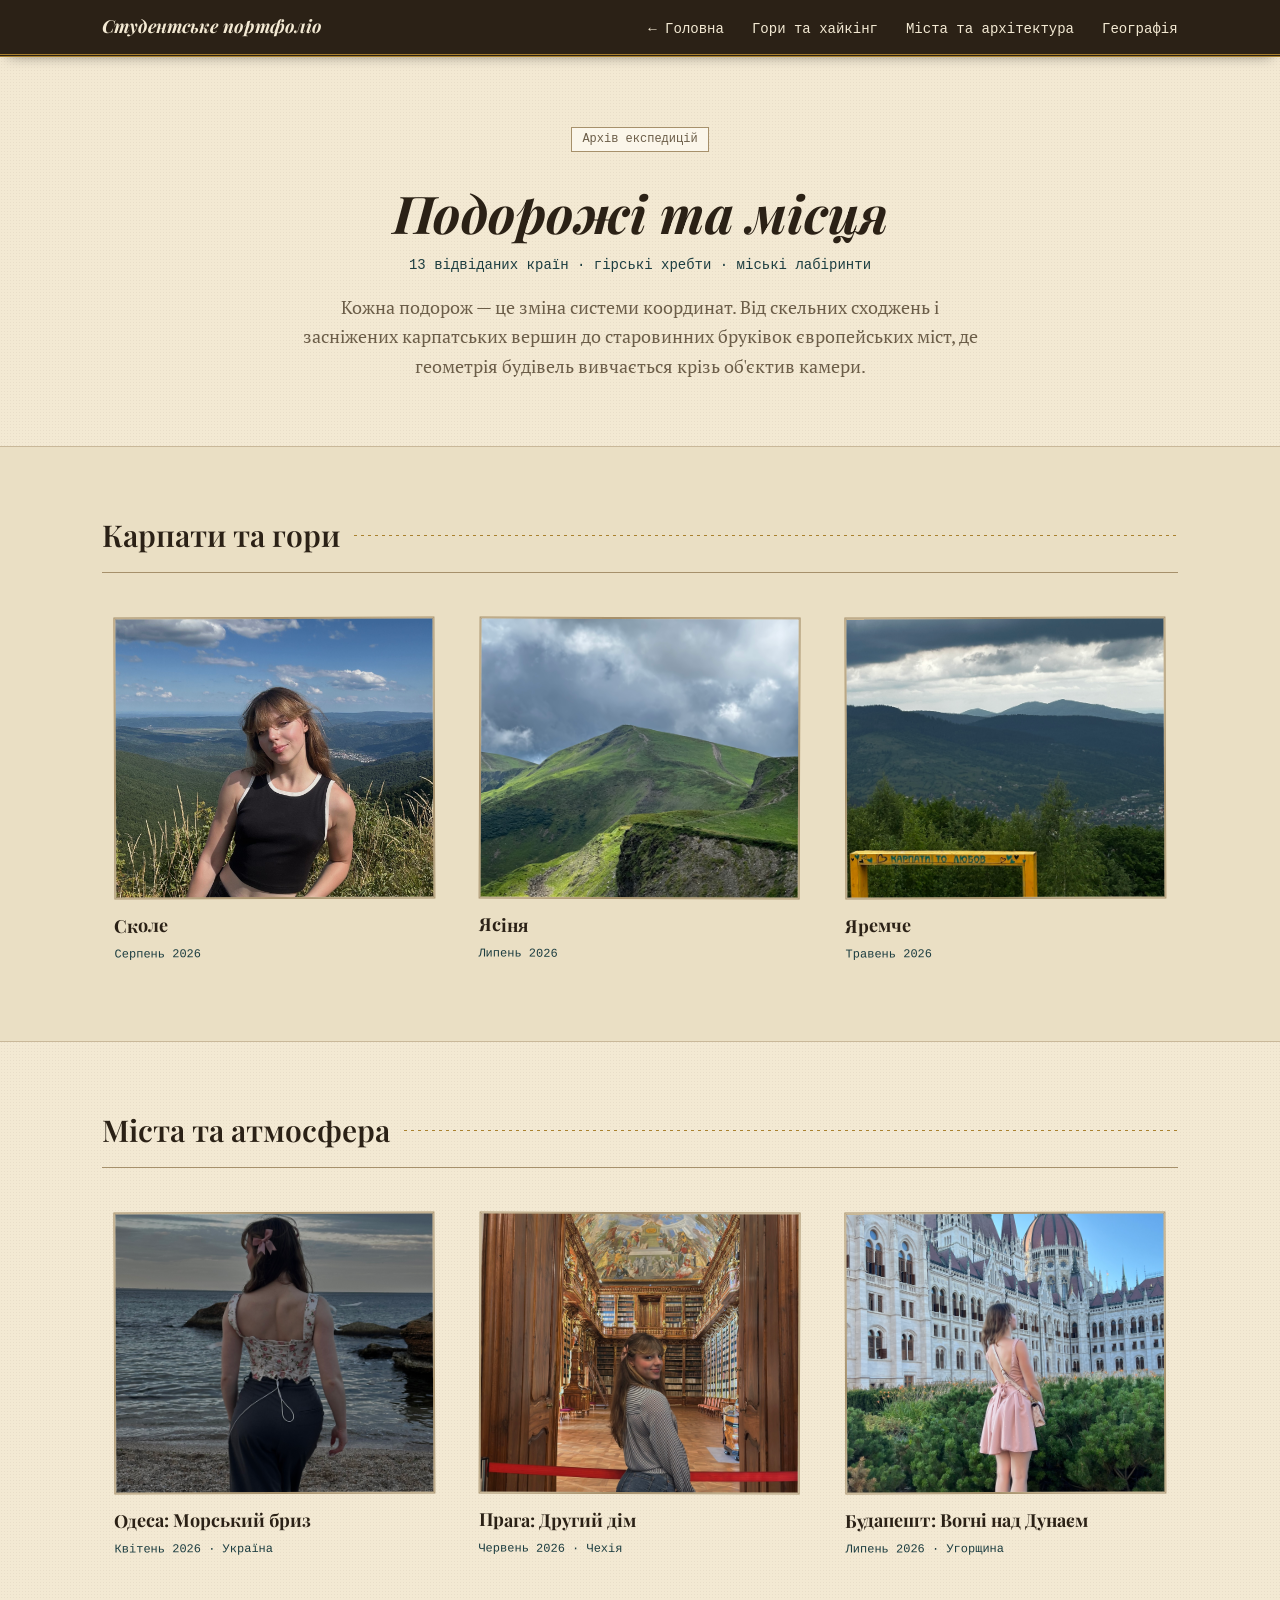
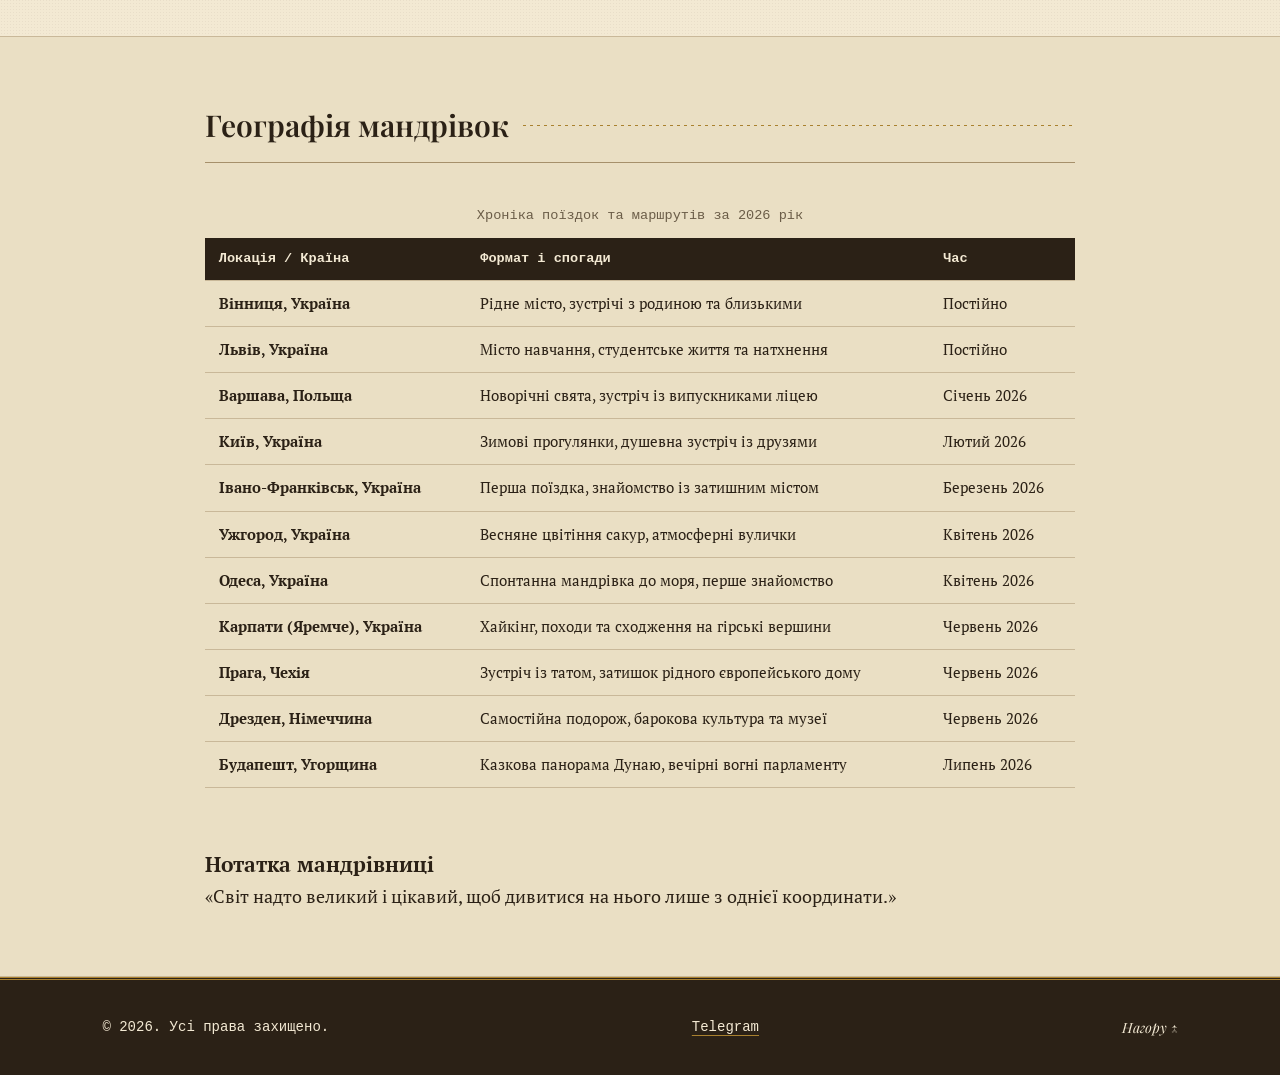
<file: travel.html>
<!DOCTYPE html>
<html lang="uk">
<head>
    <meta charset="UTF-8" >
    <meta name="viewport" content="width=device-width, initial-scale=1.0" >
    <title>Подорожі та місця — Марія</title>
    <meta
            name="description"
            content="Архів подорожей, міських спостережень та гірських маршрутів. 13 країн, вершини та естетика пам'ятних локацій."
    >

    <link rel="icon" href="img/favicon.ico" type="image/x-icon" >

    <meta property="og:title" content="Подорожі та місця — Марія" >
    <meta property="og:description" content="Фотоархів та нотатки з подорожей Україною та світом." >
    <meta property="og:image" content="https://miarx.github.io/img/IMG_9785.jpg" >
    <meta property="og:type" content="website" >

    <link rel="preconnect" href="https://fonts.googleapis.com" >
    <link rel="preconnect" href="https://fonts.gstatic.com" crossorigin >
    <link
            href="https://fonts.googleapis.com/css2?family=Playfair+Display:ital,wght@0,600;0,700;1,600;1,700&family=PT+Serif:ital,wght@0,400;0,700;1,400&family=PT+Mono&display=swap&subset=cyrillic,latin"
            rel="stylesheet"
    >

    <link rel="stylesheet" href="css/style.css" >
</head>
<body>
<a href="#main" class="skip-link">Перейти до основного вмісту</a>

<header class="site-header">
    <div class="wrap">
        <a href="index.html" class="brand" aria-label="Повернутися на головну">Студентське портфоліо</a>

        <nav class="nav" aria-label="Головна навігація">
            <ul class="nav-list">
                <li><a href="index.html">← Головна</a></li>
                <li><a href="#mountains">Гори та хайкінг</a></li>
                <li><a href="#cities">Міста та архітектура</a></li>
                <li><a href="#countries">Географія</a></li>
            </ul>

            <details class="mobile-menu">
                <summary class="nav-toggle">Зміст ☰</summary>
                <ul class="nav-mobile">
                    <li><a href="index.html">← Головна</a></li>
                    <li><a href="#mountains">Гори та хайкінг</a></li>
                    <li><a href="#cities">Міста та архітектура</a></li>
                    <li><a href="#countries">Географія</a></li>
                </ul>
            </details>
        </nav>
    </div>
</header>

<main id="main">
    <section class="section about">
        <div class="wrap narrow animated-entry">
            <div class="about-body" style="text-align: center;">
                <p class="dossier-tag">Архів експедицій</p>
                <h1 class="about-name" style="margin-bottom: 12px;">Подорожі та місця</h1>
                <p class="about-sub">13 відвіданих країн · гірські хребти · міські лабіринти</p>
                <p class="about-lede" style="margin-inline: auto;">
                    Кожна подорож — це зміна системи координат. Від скельних сходжень і засніжених карпатських
                    вершин до старовинних бруківок європейських міст, де геометрія будівель вивчається крізь об'єктив камери.
                </p>
            </div>
        </div>
    </section>

    <section id="mountains" class="section alt">
        <div class="wrap">
            <h2 class="section-title"><span>Карпати та гори</span></h2>
            <div class="grid three">
                <figure class="card gallery-card">
                    <picture>
                        <source media="(min-width: 768px)" srcset="img/IMG_2150.jpeg" />
                        <img src="img/IMG_2150.jpeg" alt="Карпатські хребти поблизу Сколе" width="400" height="280" loading="lazy" />
                    </picture>
                    <figcaption class="gallery-caption">
                        <strong>Сколе</strong>
                        <p class="meta"><time datetime="2026-08">Серпень 2026</time></p>
                    </figcaption>
                </figure>

                <figure class="card gallery-card">
                    <picture>
                        <source media="(min-width: 768px)" srcset="img/IMG_0397.jpeg" />
                        <img src="img/IMG_0397.jpeg" alt="Гірські річки та стежки в Ясіні" width="400" height="280" loading="lazy" />
                    </picture>
                    <figcaption class="gallery-caption">
                        <strong>Ясіня</strong>
                        <p class="meta"><time datetime="2026-07">Липень 2026</time></p>
                    </figcaption>
                </figure>

                <figure class="card gallery-card">
                    <picture>
                        <source media="(min-width: 768px)" srcset="img/IMG_8104.jpeg" />
                        <img src="img/IMG_8104.jpeg" alt="Гірські річки та стежки в Яремче" width="400" height="280" loading="lazy" />
                    </picture>
                    <figcaption class="gallery-caption">
                        <strong>Яремче</strong>
                        <p class="meta"><time datetime="2026-05">Травень 2026</time></p>
                    </figcaption>
                </figure>
            </div>
        </div>
    </section>


    <section id="cities" class="section">
        <div class="wrap">
            <h2 class="section-title"><span>Міста та атмосфера</span></h2>
            <div class="grid three">
                <figure class="card gallery-card">
                    <picture>
                        <source media="(min-width: 768px)" srcset="img/IMG_6170.jpeg" />
                        <img src="img/IMG_6170.jpeg" alt="Одеса" width="400" height="280" loading="lazy" />
                    </picture>
                    <figcaption class="gallery-caption">
                        <strong>Одеса: Морський бриз</strong>
                        <p class="meta"><time datetime="2026-04">Квітень 2026</time> · Україна</p>
                    </figcaption>
                </figure>

                <figure class="card gallery-card">
                    <picture>
                        <source media="(min-width: 768px)" srcset="img/IMG_3045.jpg" />
                        <img src="img/IMG_3045.jpg" alt="Прага" width="400" height="280" loading="lazy" />
                    </picture>
                    <figcaption class="gallery-caption">
                        <strong>Прага: Другий дім</strong>
                        <p class="meta"><time datetime="2026-06">Червень 2026</time> · Чехія</p>
                    </figcaption>
                </figure>

                <figure class="card gallery-card">
                    <picture>
                        <source media="(min-width: 768px)" srcset="img/IMG_2734.jpeg" />
                        <img src="img/IMG_2734.jpeg" alt="Будапешт" width="400" height="280" loading="lazy" />
                    </picture>
                    <figcaption class="gallery-caption">
                        <strong>Будапешт: Вогні над Дунаєм</strong>
                        <p class="meta"><time datetime="2026-07">Липень 2026</time> · Угорщина</p>
                    </figcaption>
                </figure>
            </div>
        </div>
    </section>

    <section id="countries" class="section alt">
        <div class="wrap narrow">
            <h2 class="section-title"><span>Географія мандрівок</span></h2>
            <div class="table-wrapper">
                <table class="table">
                    <caption>Хроніка поїздок та маршрутів за 2026 рік</caption>
                    <thead>
                    <tr>
                        <th scope="col">Локація / Країна</th>
                        <th scope="col">Формат і спогади</th>
                        <th scope="col">Час</th>
                    </tr>
                    </thead>
                    <tbody>
                    <tr>
                        <th scope="row">Вінниця, Україна</th>
                        <td>Рідне місто, зустрічі з родиною та близькими</td>
                        <td>Постійно</td>
                    </tr>
                    <tr>
                        <th scope="row">Львів, Україна</th>
                        <td>Місто навчання, студентське життя та натхнення</td>
                        <td>Постійно</td>
                    </tr>
                    <tr>
                        <th scope="row">Варшава, Польща</th>
                        <td>Новорічні свята, зустріч із випускниками ліцею</td>
                        <td><time datetime="2026-01">Січень 2026</time></td>
                    </tr>
                    <tr>
                        <th scope="row">Київ, Україна</th>
                        <td>Зимові прогулянки, душевна зустріч із друзями</td>
                        <td><time datetime="2026-02">Лютий 2026</time></td>
                    </tr>
                    <tr>
                        <th scope="row">Івано-Франківськ, Україна</th>
                        <td>Перша поїздка, знайомство із затишним містом</td>
                        <td><time datetime="2026-03">Березень 2026</time></td>
                    </tr>
                    <tr>
                        <th scope="row">Ужгород, Україна</th>
                        <td>Весняне цвітіння сакур, атмосферні вулички</td>
                        <td><time datetime="2026-04">Квітень 2026</time></td>
                    </tr>
                    <tr>
                        <th scope="row">Одеса, Україна</th>
                        <td>Спонтанна мандрівка до моря, перше знайомство</td>
                        <td><time datetime="2026-04">Квітень 2026</time></td>
                    </tr>
                    <tr>
                        <th scope="row">Карпати (Яремче), Україна</th>
                        <td>Хайкінг, походи та сходження на гірські вершини</td>
                        <td><time datetime="2026-06">Червень 2026</time></td>
                    </tr>
                    <tr>
                        <th scope="row">Прага, Чехія</th>
                        <td>Зустріч із татом, затишок рідного європейського дому</td>
                        <td><time datetime="2026-06">Червень 2026</time></td>
                    </tr>
                    <tr>
                        <th scope="row">Дрезден, Німеччина</th>
                        <td>Самостійна подорож, барокова культура та музеї</td>
                        <td><time datetime="2026-06">Червень 2026</time></td>
                    </tr>
                    <tr>
                        <th scope="row">Будапешт, Угорщина</th>
                        <td>Казкова панорама Дунаю, вечірні вогні парламенту</td>
                        <td><time datetime="2026-07">Липень 2026</time></td>
                    </tr>
                    </tbody>
                </table>
            </div>

            <aside class="quick-note">
                <br>
                <br>
                <h3 class="quick-note__title">Нотатка мандрівниці</h3>
                <p class="quick-note__text">
                    «Світ надто великий і цікавий, щоб дивитися на нього лише з однієї координати.»
                </p>
            </aside>
        </div>
    </section>
</main>

<footer class="site-footer">
    <div class="wrap">
        <p>&copy; 2026. Усі права захищено.</p>
        <ul>
            <li><a href="https://t.me/miarxxx" target="_blank" rel="noopener noreferrer" aria-label="Telegram профіль">Telegram</a></li>
        </ul>
        <a href="#main" class="footer-top">Нагору ↑</a>
    </div>
</footer>

</body>
</html>
</file>
<file: css/style.css>
:root {
    color-scheme: light;
    --paper: #f3e9d3;
    --paper-alt: #eadfc4;
    --surface: #fbf6ea;
    --ink: #2b2116;
    --ink-muted: #6b5d48;
    --rust: #a6432e;
    --rust-dark: #832f1e;
    --teal: #29565a;
    --teal-dark: #1c3d40;
    --gold: #a9812f;
    --line: #c9b899;
    --line-strong: #a6906b;

    --font-display: 'Playfair Display', Georgia, serif;
    --font-serif: 'PT Serif', Georgia, serif;
    --font-mono: 'PT Mono', 'Courier New', monospace;

    --font-size-base: clamp(1rem, 0.95rem + 0.25vw, 1.125rem);
    --font-size-h1: clamp(2.25rem, 1.5rem + 4vw, 4rem);
    --font-size-h2: clamp(1.5rem, 1.2rem + 2vw, 2.25rem);

}

@media (prefers-color-scheme: dark) {
    :root:not(.light) {
        color-scheme: dark;
        --paper: #221a12;
        --paper-alt: #1a140d;
        --surface: #2b2116;
        --ink: #f1e7d2;
        --ink-muted: #c9b899;
        --rust: #e07856;
        --rust-dark: #f2a184;
        --teal: #5fa3a8;
        --teal-dark: #86c2c6;
        --gold: #d8b86a;
        --line: #4a3d29;
        --line-strong: #6b5a3c;
    }
}


*,
*::before,
*::after {
    box-sizing: border-box;
    margin: 0;
    padding: 0;
}

html {
    scroll-behavior: smooth;
}

body {
    background-color: var(--paper);
    color: var(--ink);
    font-family: var(--font-serif);
    line-height: 1.65;
    -webkit-font-smoothing: antialiased;
    background-image: radial-gradient(rgba(43, 33, 22, 0.05) 0.6px, transparent 0.6px);
    background-size: 3px 3px;
    min-height: 100vh;
    display: flex;
    flex-direction: column;
    font-size: var(--font-size-base);
}

::selection {
    background: var(--gold);
    color: var(--paper);
}

:focus-visible {
    outline: 2px solid var(--teal);
    outline-offset: 3px;
}

a {
    color: inherit;
}

img {
    display: block;
    max-width: 100%;
}

.wrap,
.container {
    width: 100%;
    margin-inline: auto;
    padding-inline: 5%;
}

@media (min-width: 768px) {
    .wrap,
    .container {
        padding-inline: 6%;
    }

    .wrap.narrow {
        padding-inline: 12%;
    }
}

@media (min-width: 1024px) {
    .wrap,
    .container {
        padding-inline: 8%;
    }

    .wrap.narrow {
        padding-inline: 16%;
    }
}


.skip-link {
    position: absolute;
    left: -9999px;
    top: 16px;
    z-index: 1000;
    background: var(--ink);
    color: var(--paper);
    padding: 8px 20px;
    border-radius: 2px;
    font-family: var(--font-mono);
    font-weight: 700;
}
.skip-link:focus {
    left: 16px;
}


.site-header,
.header {
    position: sticky;
    top: 0;
    z-index: 50;
    border-bottom: 3px double var(--gold);
    background: var(--ink);
    box-shadow: 0 6px 14px -8px rgba(0, 0, 0, 0.5);
}

.site-header .wrap,
.header__inner {
    display: flex;
    align-items: center;
    justify-content: space-between;
    padding-block: 12px;
}

.brand,
.header__logo {
    font-family: var(--font-display);
    font-size: 1.125rem;
    font-weight: 700;
    font-style: italic;
    color: var(--paper);
    text-decoration: none;
    transition: color 0.2s;
}
.brand:hover,
.header__logo:hover {
    color: var(--gold);
}

.nav {
    position: relative;
}

.nav-list,
.nav__list {
    display: none;
    align-items: center;
    gap: 28px;
    list-style: none;
}

.nav-list a,
.nav__link {
    border-bottom: 1px solid transparent;
    padding-bottom: 2px;
    font-family: var(--font-mono);
    font-size: 0.875rem;
    color: var(--paper);
    text-decoration: none;
    transition: color 0.2s, border-color 0.2s;
}
.nav-list a:hover,
.nav-list a:focus,
.nav__link:hover,
.nav__link:focus {
    border-color: var(--gold);
}
.nav-list a.active,
.nav__link--active {
    border-color: var(--gold);
    color: var(--gold);
}

.nav-toggle,
.nav__summary {
    display: inline-block;
    border: 1px solid var(--gold);
    background: transparent;
    color: var(--paper);
    padding: 6px 12px;
    border-radius: 2px;
    font-family: var(--font-mono);
    font-size: 0.875rem;
    cursor: pointer;
    list-style: none;
    transition: background 0.2s, color 0.2s;
}
.nav__summary::-webkit-details-marker {
    display: none;
}
.nav-toggle:hover,
.nav__summary:hover,
.nav-toggle:focus,
.nav__summary:focus {
    background: var(--gold);
    color: var(--ink);
}
.mobile-menu {
    position: relative;
}

.mobile-menu summary {
    cursor: pointer;
}

.mobile-menu summary::-webkit-details-marker {
    display: none;
}

.nav-mobile {
    position: absolute;
    right: 0;
    top: calc(100% + 10px);

    display: flex;
    flex-direction: column;
    gap: 2px;

    min-width: 210px;

    border: 1px solid var(--ink);
    background: var(--surface);

    padding: 12px;

    box-shadow: 4px 4px 0 var(--gold);
    list-style: none;
}

.nav-mobile a {
    display: block;
    padding: 6px 8px;

    font-family: var(--font-mono);
    font-size: 0.875rem;

    color: var(--ink);
    text-decoration: none;

    transition: background 0.2s;
}

.nav-mobile a:hover,
.nav-mobile a:focus {
    background-color: var(--paper-alt);
}
.nav-mobile-link {
    display: block;
    padding: 6px 8px;
    font-family: var(--font-mono);
    font-size: 0.875rem;
    color: var(--ink);
    text-decoration: none;
    transition: background 0.2s;
}
.nav-mobile a:hover,
.nav-mobile a:focus,
.nav-mobile-link:hover,
.nav-mobile-link:focus {
    background-color: var(--paper-alt);
}
.nav-mobile a.active,
.nav-mobile-link.active {
    font-weight: 700;
    color: var(--rust-dark);
}

@media (min-width: 1024px) {
    .nav-list {
        display: flex;
    }

    .mobile-menu {
        display: none;
    }
}


main {
    flex: 1;
}

.section {
    scroll-margin-top: 80px;
    padding-block: 48px;
}
@media (min-width: 768px) {
    .section {
        padding-block: 64px;
    }
}

.section.alt,
main > .section:nth-of-type(even) {
    border-block: 1px solid var(--line);
    background: var(--paper-alt);
}

.card:nth-child(odd) {
    transform: rotate(-0.2deg);
}

.gallery-card:nth-child(even) {
    transform: rotate(0.2deg);
}

.facts-list li:nth-child(3n) {
    border-left: 2px solid var(--gold);
}


.nav__list .nav__link:not(.nav__link--active) {
    color: var(--paper);
}

.gallery-card:not(:last-child) {
    margin-bottom: 0;
}

.form__group:not(:last-child) {
    margin-bottom: 0;
}


.section-title,
.section__title {
    font-size: var(--font-size-h2);
    display: flex;
    align-items: center;
    gap: 12px;
    margin-bottom: 32px;
    padding-bottom: 12px;
    border-bottom: 1px solid var(--line-strong);
    font-family: var(--font-display);
    font-size: 1.5rem;
    font-weight: 600;
    color: var(--ink);
}
@media (min-width: 768px) {
    .section-title,
    .section__title {
        font-size: 1.875rem;
    }
}
.section-title::after,
.section__title::after {
    content: '';
    flex: 1;
    align-self: center;
    height: 3px;
    background: radial-gradient(var(--gold) 1px, transparent 1.4px);
    background-size: 7px 3px;
    background-repeat: repeat-x;
}


.about .wrap,
.about-layout {
    display: flex;
    flex-direction: column;
    align-items: center;
    gap: 28px;
}

@media (min-width: 768px) {
    .about .wrap,
    .about-layout {
        flex-direction: row;
        align-items: center;
        gap: 36px;
    }
}

.animated-entry {
    animation: fadeIn 0.7s ease-out both;
}
@keyframes fadeIn {
    from {
        opacity: 0;
        transform: translateY(10px);
    }
    to {
        opacity: 1;
        transform: translateY(0);
    }
}

.photo-col,
.about-layout__media {
    flex: 0 0 auto;
    display: flex;
    justify-content: center;
    padding: 0;
}

.avatar-img {
    width: 100%;
    max-width: 270px;
    aspect-ratio: 1 / 1;
    object-fit: cover;
    border-radius: 12px;
    border: 2px solid var(--ink);
    box-shadow: 8px 8px 0 var(--gold);
    transition: transform 0.25s ease, box-shadow 0.25s ease;
}

.avatar-img:hover {
    transform: translate(-3px, -3px);
    box-shadow: 12px 12px 0 var(--gold);
}

.nav__link:active {
    color: var(--gold);
}

.form__button:active {
    transform: translateY(1px);
}

.footer__socials a:active {
    color: var(--rust);
}

.photo-frame {
    position: relative;
    display: inline-block;
    width: 100%;
    max-width: 17rem;
}
.photo-frame img {
    aspect-ratio: 1 / 1;
    width: 100%;
    object-fit: cover;
    transform: rotate(-2deg);
    border: 8px solid var(--surface);
    box-shadow: 0 2px 0 var(--line-strong), 0 14px 24px -10px rgba(43, 33, 22, 0.4);
}

.tape {
    position: absolute;
    z-index: 10;
    height: 1.5rem;
    width: 4.25rem;
    border: 1px solid rgba(169, 129, 47, 0.45);
    background: linear-gradient(135deg, rgba(169, 129, 47, 0.5), rgba(169, 129, 47, 0.28));
    box-shadow: 0 2px 5px rgba(43, 33, 22, 0.3);
}
.tape-tl {
    top: -10px;
    left: 4px;
    transform: rotate(-10deg);
}
.tape-br {
    bottom: -8px;
    right: 0;
    transform: rotate(7deg);
}

.stamp {
    position: absolute;
    bottom: -20px;
    right: -20px;
    z-index: 20;
    display: flex;
    align-items: center;
    justify-content: center;
    height: 78px;
    width: 78px;
    transform: rotate(9deg);
    border: 2px dashed var(--rust);
    border-radius: 50%;
    background: var(--paper);
    padding: 6px;
    text-align: center;
    font-family: var(--font-mono);
    font-size: 0.62rem;
    line-height: 1.2;
    color: var(--rust-dark);
}

.about-body,
.about-layout__content {
    flex: 1;
}

.dossier-tag {
    display: inline-block;
    margin-bottom: 2rem;
    border: 1px solid var(--line-strong);
    background: var(--surface);
    padding: 2px 10px;
    font-family: var(--font-mono);
    font-size: 0.75rem;
    color: var(--ink-muted);
}

.about-name,
.about-layout__content h1 {
    font-size: var(--font-size-h1);
    margin-bottom: 6px;
    font-family: var(--font-display);
    font-size: 2.25rem;
    font-weight: 700;
    font-style: italic;
    line-height: 1.1;
    color: var(--ink);
}
@media (min-width: 768px) {
    .about-name,
    .about-layout__content h1 {
        font-size: 3.25rem;
    }
}

.about-sub {
    margin-bottom: 16px;
    font-family: var(--font-mono);
    font-size: 0.875rem;
    color: var(--teal-dark);
}

.about-lede,
.about-layout__content p {
    max-width: 68ch;
    color: var(--ink-muted);
}


.quote {
    position: relative;
    max-width: 46ch;
    margin-block: 28px;
    transform: rotate(-0.5deg);
    border: 1px solid var(--line-strong);
    background: var(--surface);
    padding: 0.5rem 1.25rem;
    font-style: italic;
    box-shadow: 4px 5px 0 rgba(43, 33, 22, 0.07);
}
.quote p {
    font-weight: 500;
    color: var(--ink);
}
.quote cite {
    display: block;
    margin-top: 8px;
    font-family: var(--font-mono);
    font-size: 0.875rem;
    font-style: normal;
    font-weight: 600;
    color: var(--teal-dark);
}

.quote .pin,
.quote::before {
    content: "";
    position: absolute;
    top: -7px;
    left: 20px;
    z-index: 10;
    height: 13px;
    width: 13px;
    border-radius: 50%;
    background: radial-gradient(circle at 30% 30%, #e2836a, var(--rust) 60%, var(--rust-dark));
    box-shadow: 0 3px 4px rgba(43, 33, 22, 0.35);
}

.contacts,
.contacts-compact {
    margin-top: 20px;
    display: flex;
    flex-direction: column;
    gap: 1.75rem;
    border-top: 1px solid var(--line);
    padding-top: 14px;
    font-family: var(--font-mono);
    font-size: 0.875rem;
    font-style: normal;
    color: var(--ink-muted);
}
.contacts a,
.contacts-compact a {
    color: var(--teal-dark);
    text-decoration: none;
}
.contacts a:hover,
.contacts a:focus,
.contacts-compact a:hover,
.contacts-compact a:focus {
    text-decoration: underline;
}


.grid,
.card-grid {
    display: grid;
    grid-template-columns: repeat(auto-fit, minmax(16rem, 2fr));
    gap: 1.25rem;
}

2
.card {
    position: relative;
    border-radius: 2px;
    border: 1px solid var(--line-strong);
    background: var(--surface);
    padding: 20px;
    padding-top: 26px;
    box-shadow: 0 1px 0 var(--line-strong), 0 10px 18px -12px rgba(43, 33, 22, 0.35);
    transition: transform 0.3s;
    clip-path: polygon(
            0 6px, 3% 0, 8% 5px, 14% 0, 20% 5px, 27% 0, 34% 5px, 41% 0, 48% 5px,
            55% 0, 62% 5px, 69% 0, 76% 5px, 83% 0, 90% 5px, 97% 0, 100% 6px,
            100% 100%, 0 100%
    );
}
.card:hover {
    transform: translateY(-4px);
}

.card--accent {
    border-left: 3px solid var(--teal);
}


#education-lyceum .card,
#education-university .card {
    border-left: 3px solid var(--teal);
}
.card__title {
    margin-bottom: 8px;
    font-family: var(--font-display);
    font-size: 1.125rem;
    font-weight: 700;
    color: var(--ink);
}
.card__meta {
    margin-bottom: 8px;
    font-family: var(--font-mono);
    font-size: 0.75rem;
    color: var(--ink-muted);
}
.card p__body,
.card p {
    font-size: 0.96rem;
    color: var(--ink-muted);
}
.card .badge,
.card__badge {
    position: absolute;
    right: 16px;
    top: 16px;
    border: 1px solid var(--rust-dark);
    border-radius: 999px;
    background: var(--paper);
    padding: 2px 10px;
    font-family: var(--font-mono);
    font-size: 0.75rem;
    color: var(--rust-dark);
}


.table {
    width: 100%;
    border-collapse: collapse;
    text-align: left;
    font-size: 0.95rem;
}

.table caption {
    padding: 10px;
    font-family: var(--font-mono);
    font-size: 0.85rem;
    color: var(--ink-muted);
}

.table th,
.table td {
    padding: 10px 14px;
    border-bottom: 1px solid var(--line);
}

.table thead th {
    background: var(--ink);
    color: var(--paper);
    font-family: var(--font-mono);
    font-weight: 600;
    font-size: 0.85rem;
}

.table tbody tr:hover {
    background-color: var(--paper-alt);
}

.lede {
    margin-bottom: 24px;
    color: var(--ink-muted);
}
.music-list,
#music ul {
    display: flex;
    flex-direction: column;
    gap: 16px;
    list-style: none;
}
.music-list li,
#music li {
    border-left: 2px solid var(--gold);
    padding-left: 20px;
    color: var(--ink-muted);
}
.music-list strong,
#music strong {
    font-family: var(--font-display);
    font-style: italic;
    color: var(--ink);
}

.skills-list,
.skill-list {
    display: flex;
    flex-direction: column;
    gap: 20px;
    list-style: none;
}
.skill-label,
.skill-list__label {
    font-family: var(--font-mono);
    font-size: 0.875rem;
    color: var(--ink);
}
.skill-track,
.skill-list__bar {
    position: relative;
    margin-top: 8px;
    height: 10px;
    overflow: hidden;
    border: 1px solid var(--line-strong);
    background-color: var(--surface);
    background-image: repeating-linear-gradient(
            90deg,
            transparent,
            transparent 9.9%,
            var(--line) 9.9%,
            var(--line) 10%
    );
}
.skill-fill,
.skill-list__progress {
    height: 100%;
    background: var(--rust);
}

.skill-85 {
    width: 85%;
}

.skill-80 {
    width: 80%;
}

.skill-75 {
    width: 75%;
}

.skill-70 {
    width: 70%;
}

.facts-list,
#facts ul {
    display: flex;
    flex-direction: column;
    gap: 12px;
    list-style: none;
}
.facts-list li,
#facts li {
    border: 1px dashed var(--line-strong);
    background: var(--surface);
    padding: 12px 20px;
    font-family: var(--font-mono);
    font-size: 0.875rem;
    color: var(--ink-muted);
}
.facts-list .mark,
#facts li::before {
    content: "✦ ";
    margin-right: 8px;
    color: var(--rust);
}


.quotes-stack {
    display: flex;
    flex-direction: column;
    gap: 32px;
}
#quotes cite {
    color: var(--teal-dark);
    font-weight: 600;
}


.contact-form,
.form {
    display: flex;
    flex-direction: column;
    gap: 20px;
    max-width: 600px;
    border: 1px solid var(--ink);
    background: var(--surface);
    padding: 32px;
    box-shadow: 6px 6px 0 var(--gold);
}
.field,
.form__group {
    display: flex;
    flex-direction: column;
    gap: 6px;
}
.field label,
.form__group label {
    font-family: var(--font-mono);
    font-size: 0.875rem;
    color: var(--ink);
}
.field input,
.field select,
.field textarea,
.form__input,
.form__select,
.form__textarea {
    border: 0;
    border-bottom: 1.5px solid var(--line-strong);
    background: transparent;
    padding: 10px 12px;
    font-family: var(--font-serif);
    font-size: 1rem;
    color: var(--ink);
    outline: none;
    transition: border-color 0.2s;
}
.field textarea,
.form__textarea {
    resize: vertical;
}
.field input:focus,
.field select:focus,
.field textarea:focus,
.form__input:focus,
.form__select:focus,
.form__textarea:focus {
    border-color: var(--rust);
}
.consent,
.form__checkbox {
    display: flex;
    align-items: center;
    gap: 12px;
}
.consent input,
.form__checkbox input {
    accent-color: var(--rust);
}
.consent label,
.form__checkbox label {
    font-family: var(--font-mono);
    font-size: 0.875rem;
    color: var(--ink);
}
.submit-btn,
.form__button {
    align-self: flex-start;
    border: 0;
    border-radius: 2px;
    background: var(--ink);
    color: var(--paper);
    padding: 10px 36px;
    font-family: var(--font-mono);
    font-size: 0.875rem;
    letter-spacing: 0.03em;
    cursor: pointer;
    transition: background 0.2s, transform 0.2s;
}
.submit-btn:hover,
.submit-btn:focus,
.form__button:hover,
.form__button:focus {
    transform: translateY(-1px);
    background: var(--rust-dark);
}
.form-status {
    border: 1px solid var(--teal);
    background: var(--paper);
    padding: 10px 16px;
    font-family: var(--font-mono);
    font-size: 0.875rem;
    color: var(--teal-dark);
}
.form-status[hidden] {
    display: none;
}


.site-footer,
.footer {
    margin-top: auto;
    border-top: 3px double var(--gold);
    background: var(--ink);
    color: var(--paper);
    padding-block: 36px;
}
.site-footer .wrap,
.footer__inner {
    display: flex;
    flex-direction: column;
    align-items: center;
    gap: 12px;
    text-align: center;
    font-family: var(--font-mono);
    font-size: 0.875rem;
}
@media (min-width: 768px) {
    .site-footer .wrap,
    .footer__inner {
        flex-direction: row;
        justify-content: space-between;
    }
}
.site-footer ul,
.footer__socials {
    display: flex;
    gap: 24px;
    list-style: none;
}
.site-footer a,
.footer a {
    color: var(--paper);
}
.site-footer ul a,
.footer__socials a {
    text-decoration: underline;
    text-decoration-color: var(--gold);
    text-underline-offset: 4px;
}
.footer-top,
.footer__to-top {
    font-family: var(--font-display);
    font-style: italic;
    text-decoration: none;
}

@media (prefers-reduced-motion: reduce) {
    * {
        animation: none;
        transition: none;
        scroll-behavior: auto;
    }
}


.gallery-card {
    padding: 12px;
    display: flex;
    flex-direction: column;
    gap: 12px;
    clip-path: none;
}

.gallery-card picture,
.gallery-card img {
    width: 100%;
    aspect-ratio: 4 / 3;
    object-fit: cover;
    border: 1px solid var(--line-strong);
    background-color: var(--paper-alt);
}

.gallery-caption {
    display: flex;
    flex-direction: column;
    gap: 4px;
}

.gallery-caption strong {
    font-family: var(--font-display);
    font-size: 1.125rem;
    color: var(--ink);
}

.gallery-caption .meta {
    font-family: var(--font-mono);
    font-size: 0.75rem;
    color: var(--teal-dark);
}

.gallery-caption .body {
    font-size: 0.9rem;
    color: var(--ink-muted);
}
</file>
